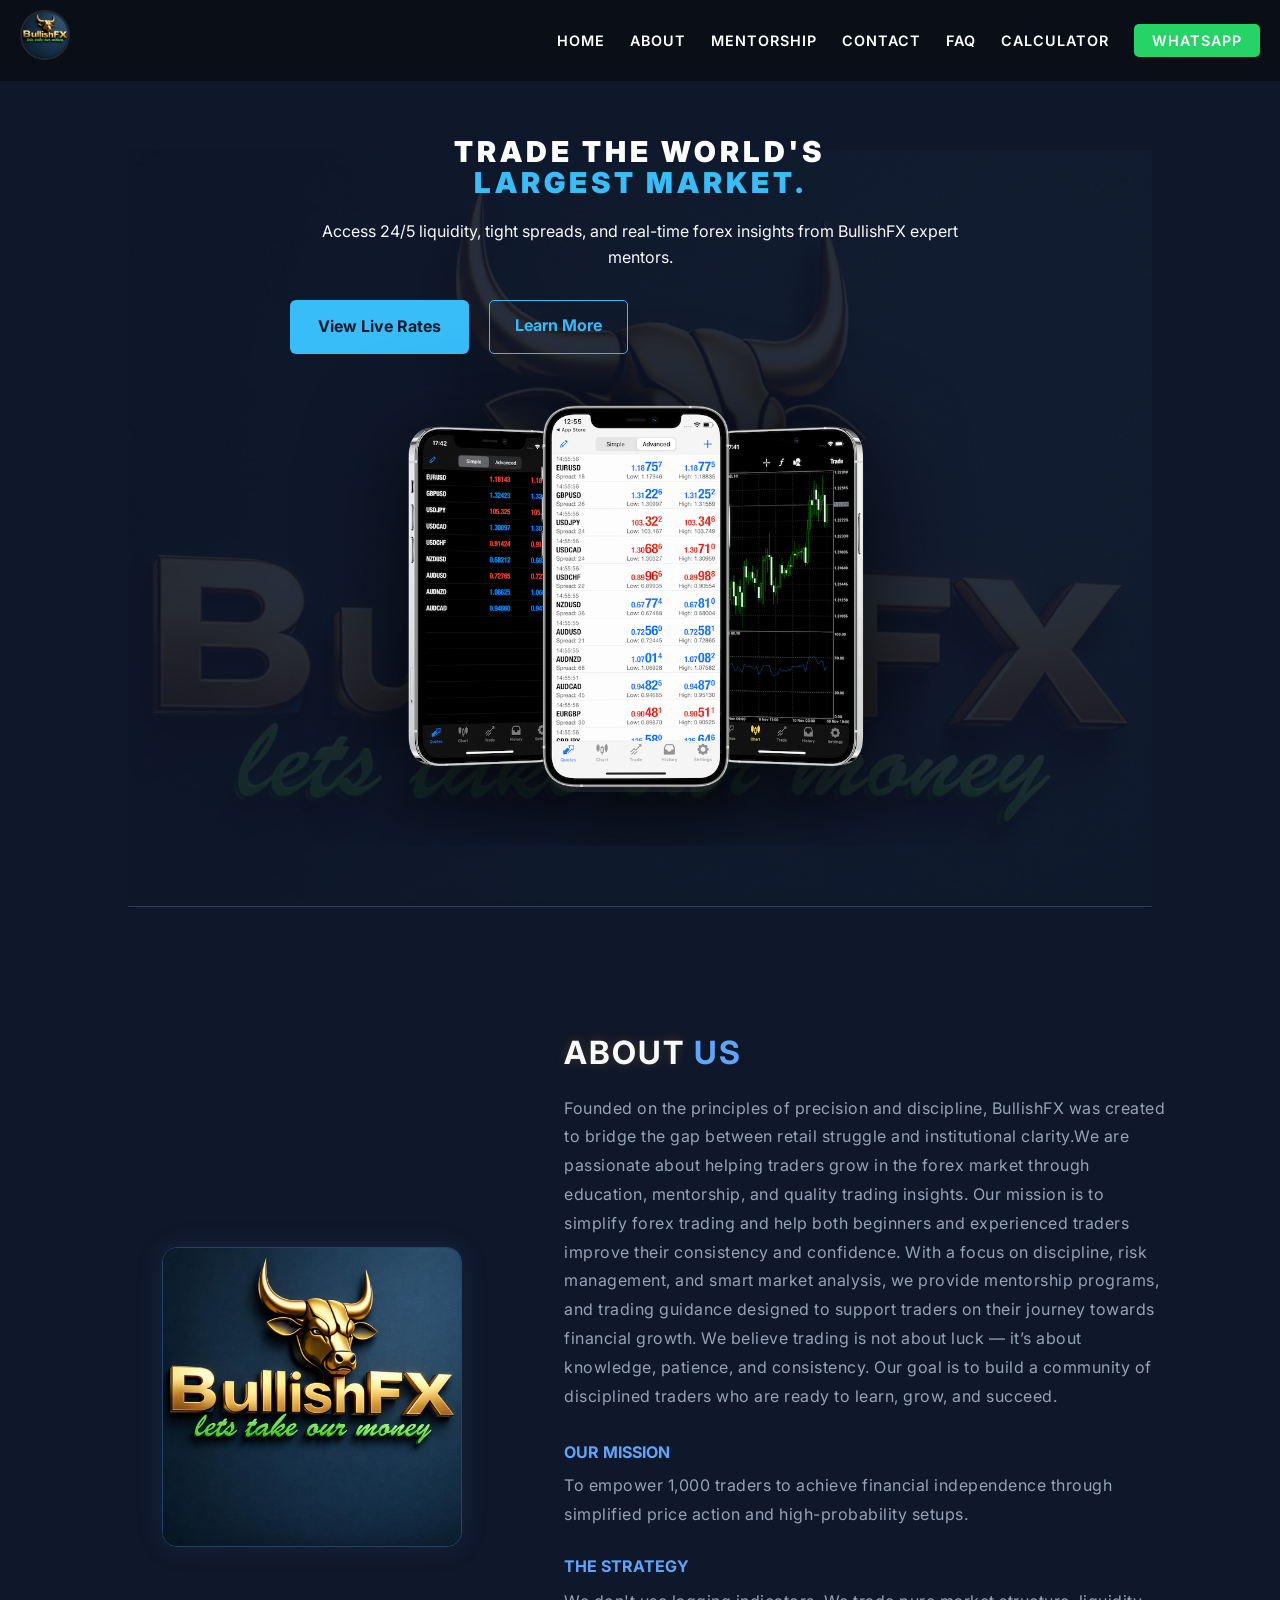
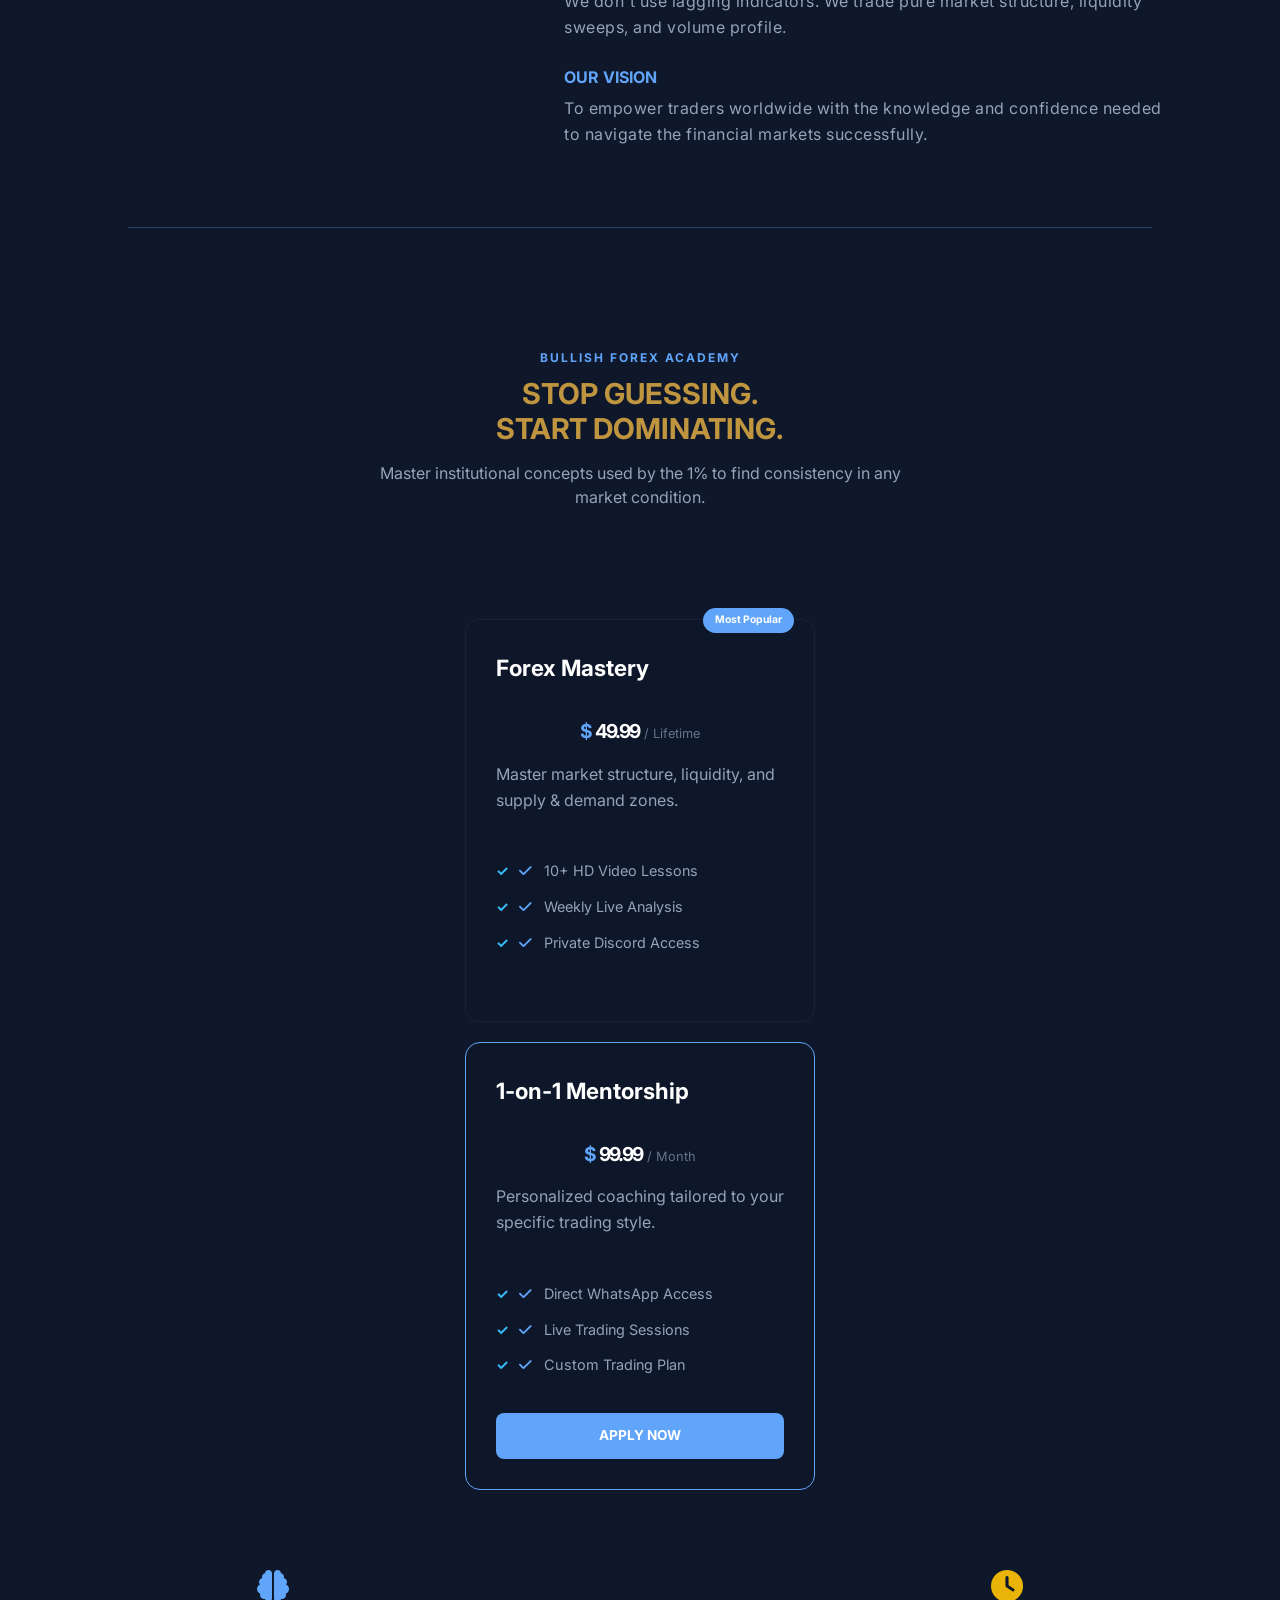
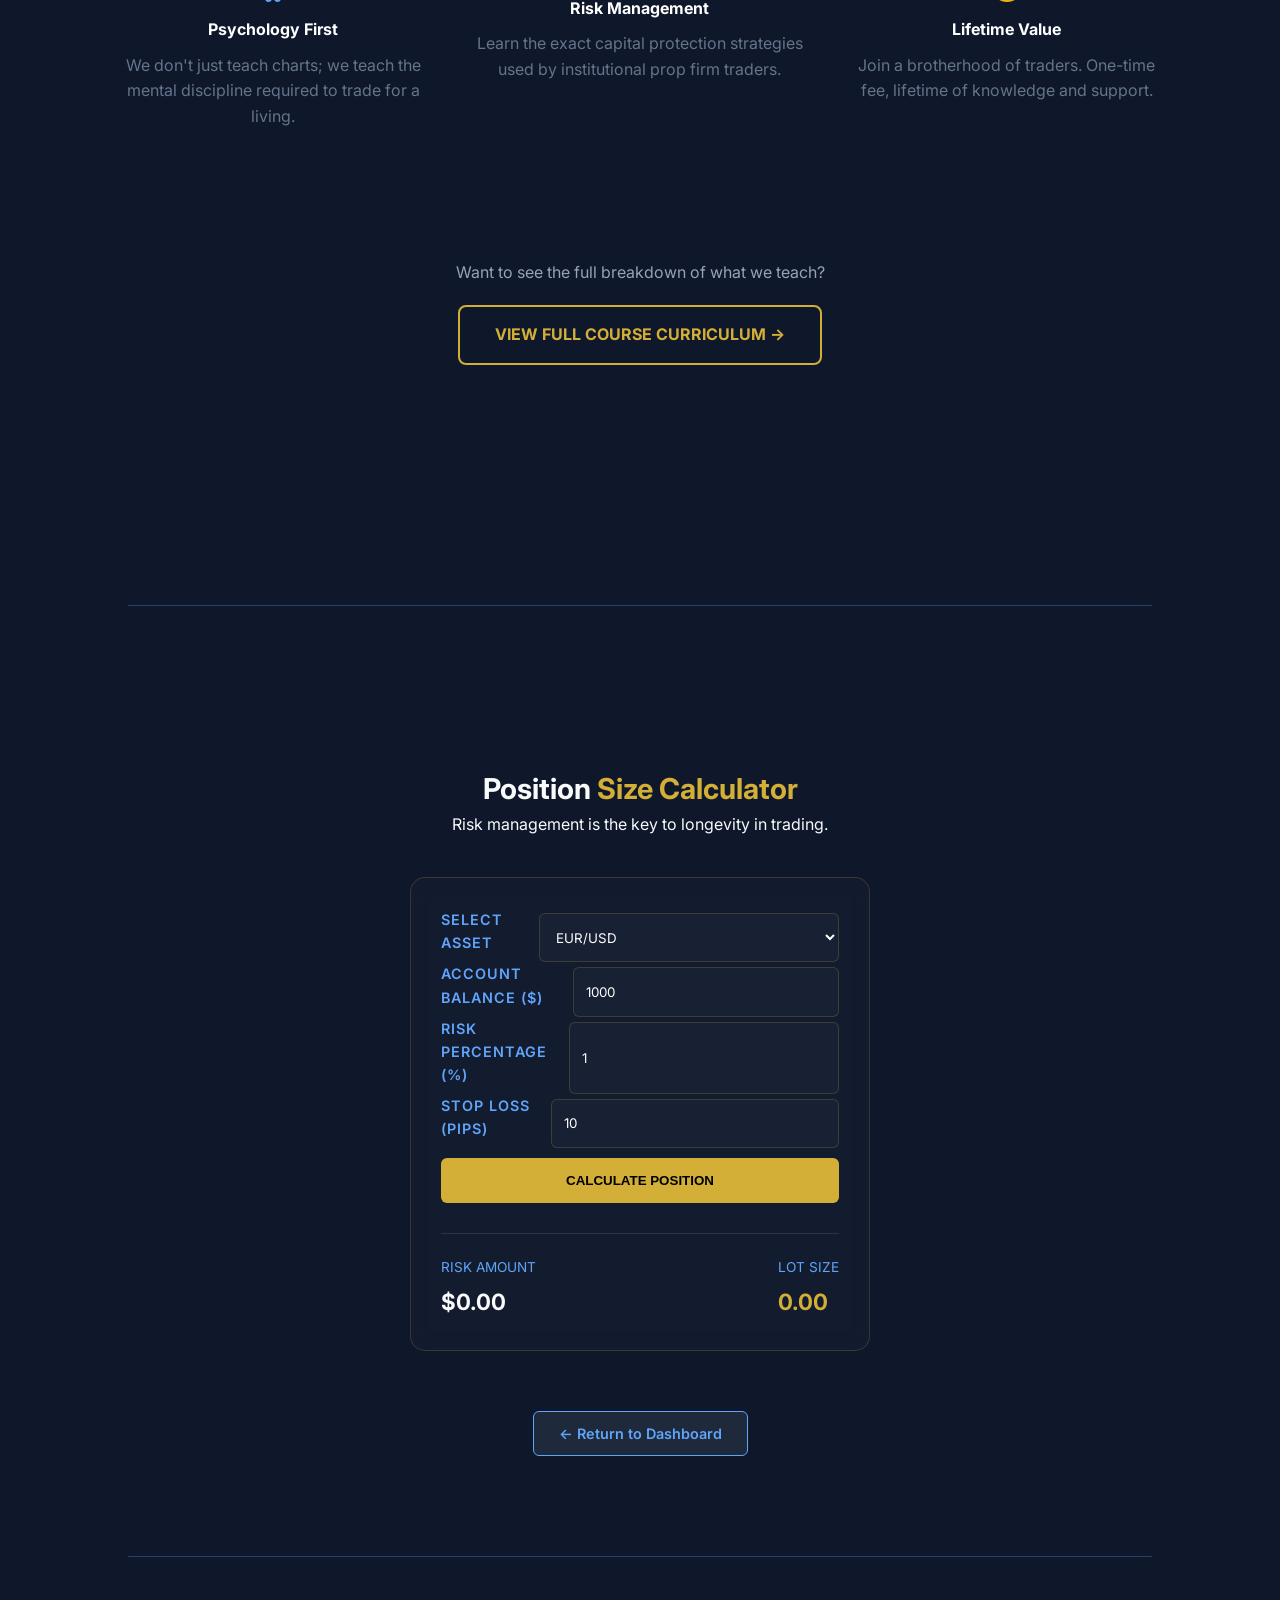
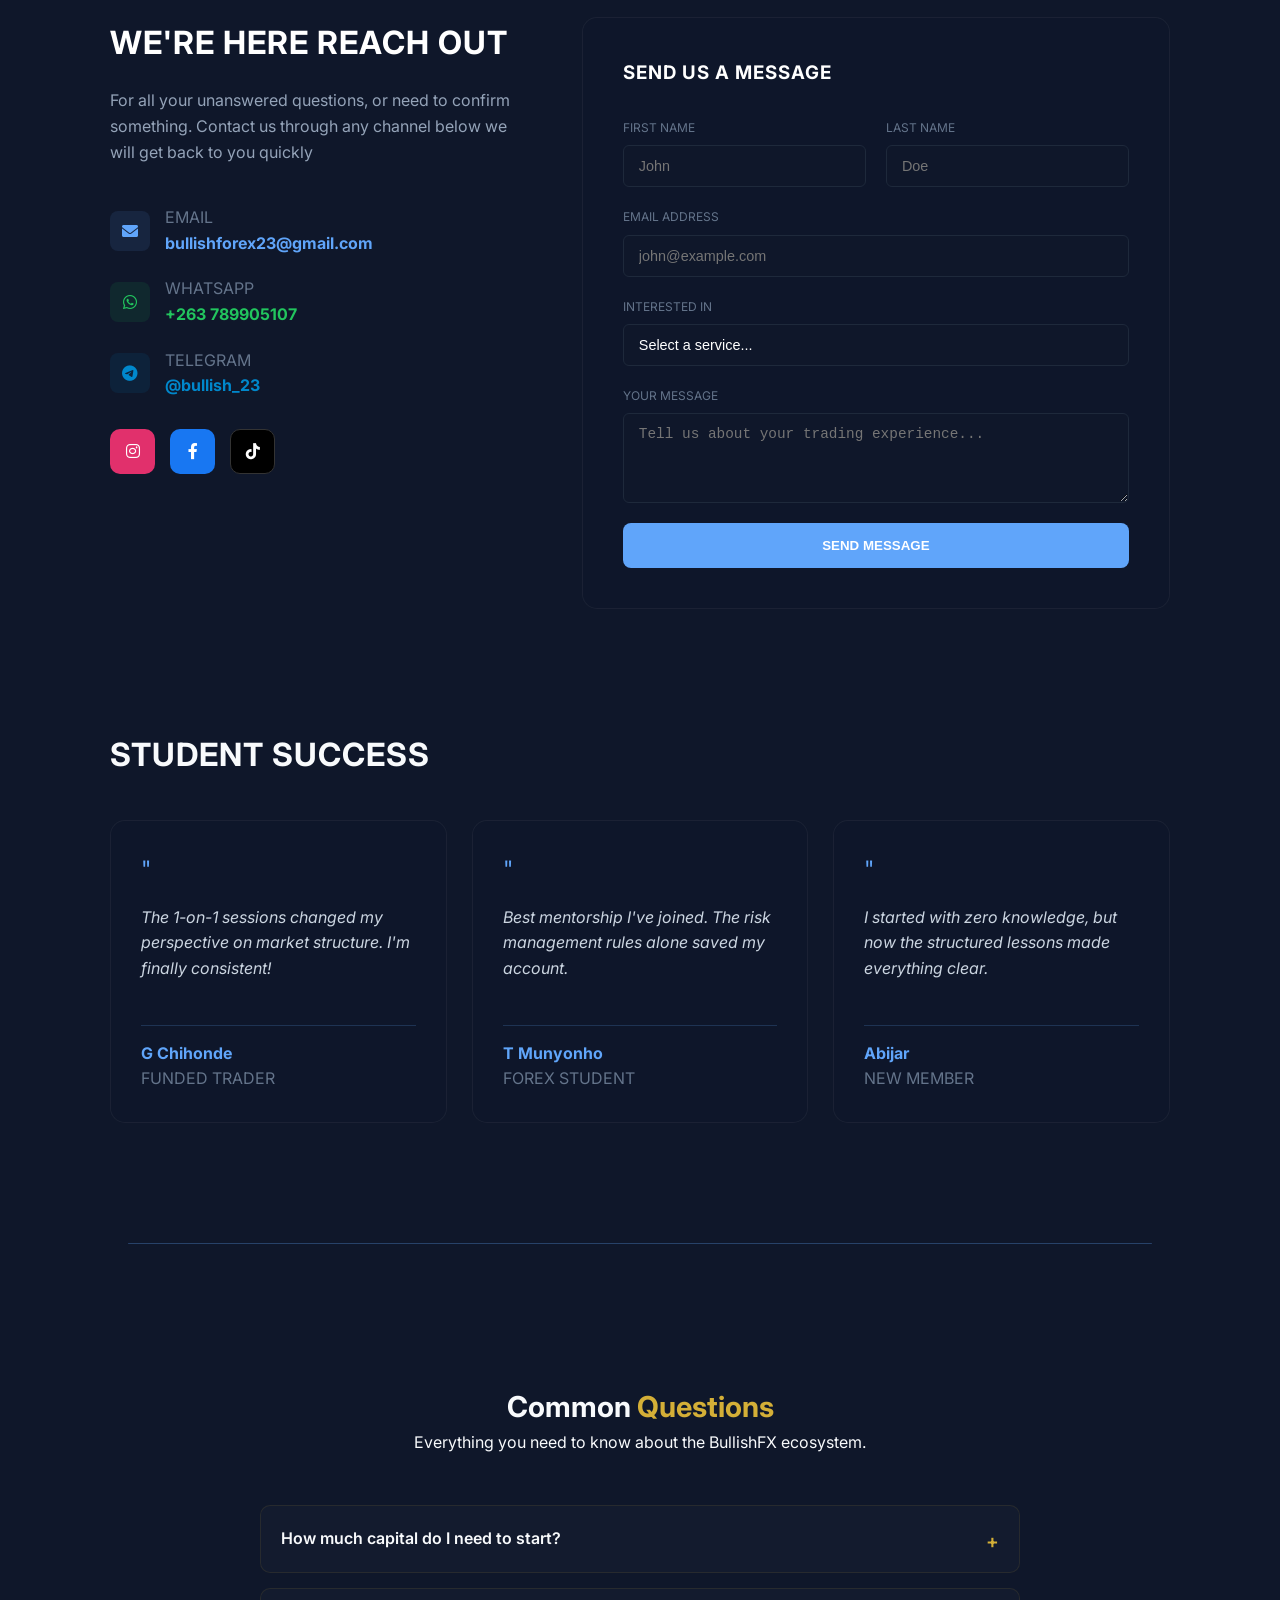
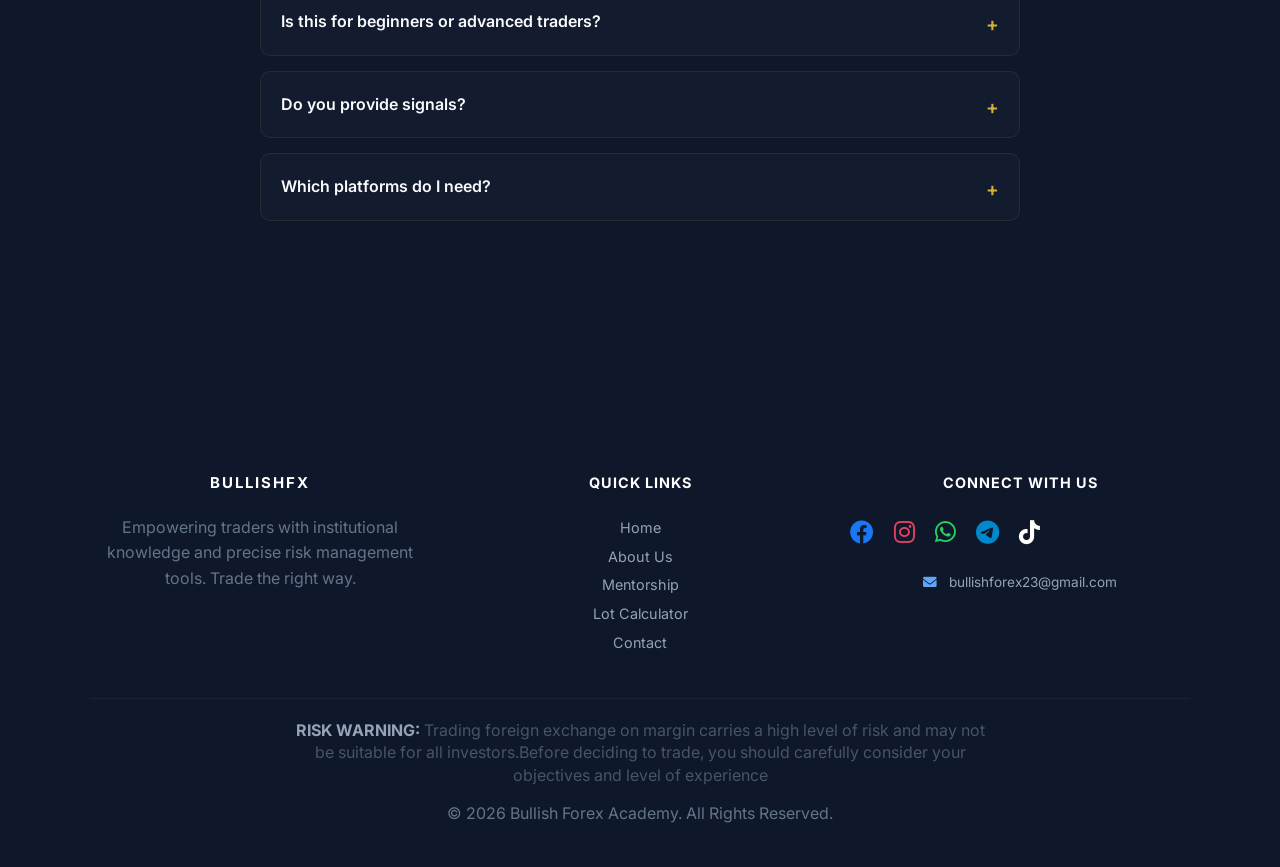
<file: index.html>
<!DOCTYPE html>
<html lang="en">
<head>
    <meta charset="UTF-8">
    <meta name="viewport" content="width=device-width, initial-scale=1.0">
    <title>Bullish Forex Academy | forex training hub</title>
    <link rel="stylesheet" href="style.css?v=99">
    <link href="https://fonts.googleapis.com/css2?family=Inter:wght@400;700&display=swap" rel="stylesheet">
    <link rel="stylesheet" href="https://cdnjs.cloudflare.com/ajax/libs/font-awesome/6.0.0/css/all.min.css">
    <link rel="apple-touch-icon" sizes="180x180" href="/apple-touch-icon.png">
    <link rel="icon" type="image/png" sizes="32x32" href="/favicon-32x32.png">
    <link rel="icon" type="image/png" sizes="16x16" href="/favicon-16x16.png">
    <link rel="manifest" href="/site.webmanifest">
    <meta property="og:site_name" content="Bullish Forex Academy">
<meta property="og:title" content="Bullish Forex Academy">
  
    
<script type="application/ld+json">
{
  "@context": "https://schema.org",
  "@type": "WebSite",
  "name": "Bullish Forex Academy",
  "url": "https://www.bullishfxacademy.com/"
}
</script>
<meta property="og:site_name" content="Bullish Forex Academy">
<meta property="og:title" content="Bullish Forex Academy">
<style>
    header, nav, .container, nav.container {
        border: none !important;
        border-bottom: 0px solid transparent !important;
        box-shadow: none !important;
        outline: none !important;
    }
</style>
</head>
<body class="home-page">
    <!-- TradingView Widget stays at the very top -->
    <div class="tradingview-widget-container">
        <div class="tradingview-widget-container__widget"></div>
        <script type="text/javascript" src="https://s3.tradingview.com/external-embedding/embed-widget-ticker-tape.js" async>
        {
            "symbols": [
                { "proName": "FX_IDC:EURUSD", "title": "EUR/USD" },
                { "proName": "FX_IDC:GBPUSD", "title": "GBP/USD" },
                { "proName": "FX_IDC:USDJPY", "title": "USD/JPY" },
                { "proName": "FX_IDC:XAUUSD", "title": "Gold" },
                { "proName": "BITSTAMP:BTCUSD", "title": "Bitcoin" }
            ],
            "showSymbolLogo": true,
            "colorTheme": "dark",
            "isTransparent": false,
            "displayMode": "adaptive",
            "locale": "en"
        }
        </script>
    </div>

    <!-- CLEANED HEADER STARTS HERE -->
    <header class="main-header">
        <nav class="nav-container">
            <div class="logo">
                <a href="index.html"><img src="logo.png" alt="BullishFX Logo" class="main-logo"></a>
            </div>

            <!-- This is your hamburger icon -->
            <div class="menu-toggle" id="mobile-menu">
                <span class="bar"></span>
                <span class="bar"></span>
                <span class="bar"></span>
            </div>

            <!-- The links -->
            <ul class="nav-links" id="nav-menu">
                <li><a href="#home">Home</a></li>
                <li><a href="about.html">About</a></li>
                <li><a href="mentorship.html">Mentorship</a></li>
                <li><a href="contact.html">Contact</a></li>
                <li><a href="faq.html">FAQ</a></li>
                <li><a href="calculator.html">Calculator</a></li>
                <li><a href="https://wa.me/263789905107" class="btn-whatsapp">WhatsApp</a></li>
            </ul>
        </nav>
    </header>

    <main>
        <!-- Your main content starts here after the header -->
    </main>

   <section class="hero-home">
    <div class="hero-container">
        <h1>Trade the World's <br><span class="highlight">Largest Market.</span></h1>
        <p>Access 24/5 liquidity, tight spreads, and real-time forex insights from BullishFX expert mentors.</p>
        
        <div class="hero-actions">
            <a href="markets.html" class="btn-main">View Live Rates</a>
            <a href="mentorship.html" class="btn-outline">Learn More</a>
        </div>

<div class="hero-mockup">
    <img src="hero-device.png" alt="Trading Dashboard" class="device-img">
</div>
 
    </div>
</section>
    <main>
    <section id="markets" class="content-section">
<div class="page-divider"></div>
    
</section>  <!DOCTYPE html>
<html lang="en">
<head>
    <meta charset="UTF-8">
    <meta name="viewport" content="width=device-width, initial-scale=1.0">
    <title>About | Bullish Forex Academy</title>
    <link rel="stylesheet" href="style.css">
    <link href="https://fonts.googleapis.com/css2?family=Inter:wght@400;700&display=swap" rel="stylesheet">
</head>
<body>

     <header>

</header>


<section id="about" class="content-section">
    <div class="container" style="display: flex; align-items: center; gap: 50px; flex-wrap: wrap; text-align: left;">
        
       <div style="flex: 1; min-width: 300px; display: flex; justify-content: center;">
    <img src="logo.png" alt="BullishFX Logo" class="about-image">
</div>

        <div style="flex: 1.5; min-width: 300px;">
            <h2 style="font-size: 2.5rem; text-transform: uppercase; letter-spacing: 2px;">
    <span class="gold-text" style="filter: drop-shadow(0 0 5px rgba(170, 119, 28, 0.3));">About</span> 
    <span style="color: #60a5fa;">Us</span>
</h2>
            <p style="font-size: 0.9rem; color: #94a3b8;">Founded on the principles of precision and discipline, BullishFX was created to bridge the gap between retail struggle and institutional clarity.We are passionate about helping traders grow in the forex market through education, mentorship, and quality trading insights. Our mission is to simplify forex trading and help both beginners and experienced traders improve their consistency and confidence.

With a focus on discipline, risk management, and smart market analysis, we provide mentorship programs, and trading guidance designed to support traders on their journey towards financial growth.

We believe trading is not about luck — it’s about knowledge, patience, and consistency. Our goal is to build a community of disciplined traders who are ready to learn, grow, and succeed.</p>
            
            <div style="margin-top: 30px;">
                <h4 style="color: #60a5fa; margin-bottom: 5px;">OUR MISSION</h4>
                <p style="font-size: 0.9rem; color: #94a3b8;">To empower 1,000 traders to achieve financial independence through simplified price action and high-probability setups.</p>
            </div>

            <div style="margin-top: 25px;">
                <h4 style="color: #60a5fa; margin-bottom: 10px;">THE STRATEGY</h4>
                <p style="font-size: 0.9rem; color: #94a3b8; line-height: 1.6">We don't use lagging indicators. We trade pure market structure, liquidity sweeps, and volume profile.</p>
            </div>
       <div style="margin-top: 25px;">
           <h4 style="color: #60a5fa; margin-bottom: 5px;">OUR VISION</h4>
           <p style="font-size: 0.9rem; color: #94a3b8; line-height: 1.6">
        To empower traders worldwide with the knowledge and confidence needed to navigate the financial markets successfully.
    </p>
</div>
        </div>

    </div>
 
<script src="script.js"></script>
</body>
</html>
        </section>
<div class="page-divider"></div>
  <section id="mentorship" class="content-section">
       <!DOCTYPE html>
<html lang="en">
<head>
    <meta charset="UTF-8">
    <meta name="viewport" content="width=device-width, initial-scale=1.0">
    <title>Mentorship | Bullish Forex Academy</title>
    <link rel="stylesheet" href="style.css">
</head>
<body>
<body class="dark-theme">

  <section class="mentorship-hero" style="padding: 60px 20px 40px 20px; text-align: center;">
    <div style="max-width: 800px; margin: 0 auto;">
        <span style="color: #60a5fa; text-transform: uppercase; letter-spacing: 2px; font-weight: bold; font-size: 0.75rem; display: block; margin-bottom: 10px;">Bullish Forex Academy</span>
        <h1 style="font-size: 1.9rem; color: #bf953f; margin-bottom: 15px; line-height: 1.2; text-transform: uppercase;">
            Stop Guessing. <br><span class="gold-text">Start Dominating.</span>
        </h1>
        <p style="color: #94a3b8; font-size: 1rem; line-height: 1.5; max-width: 550px; margin: 0 auto;">
            Master institutional concepts used by the 1% to find consistency in any market condition.
        </p>
    </div>
</section>

   <div class="course-grid" style="display: flex; justify-content: center; gap: 20px; flex-wrap: wrap; padding: 20px;">
    
    <div class="course-card" style="background: rgba(15, 23, 42, 0.5); border: 1px solid rgba(255,255,255,0.05); padding: 30px; border-radius: 15px; width: 300px; position: relative;">
        <div class="course-badge" style="position: absolute; top: -12px; right: 20px; background: #60a5fa; color: #fff; padding: 4px 12px; border-radius: 15px; font-size: 0.65rem; font-weight: bold;">Most Popular</div>
        <h3 style="color: #fff; font-size: 1.4rem; margin-bottom: 10px;">Forex Mastery</h3>
        
        <div class="price-container" style="margin-bottom: 15px;">
            <span class="currency" style="color: #60a5fa; font-size: 1.2rem;">$</span>
            <span class="price" style="color: #fff; font-size: 1.2rem; font-weight: bold;">49.99</span>
            <span class="duration" style="color: #64748b; font-size: 0.8rem;">/ Lifetime</span>
        </div>

        <p style="color: #94a3b8; font-size: 0.9rem; margin-bottom: 20px;">Master market structure, liquidity, and supply & demand zones.</p>
        <ul class="course-features" style="list-style: none; padding: 0; color: #cbd5e1; line-height: 1.8; font-size: 0.9rem;">
            <li><i class="fas fa-check" style="color: #60a5fa; margin-right: 8px;"></i> 10+ HD Video Lessons</li>
            <li><i class="fas fa-check" style="color: #60a5fa; margin-right: 8px;"></i> Weekly Live Analysis</li>
            <li><i class="fas fa-check" style="color: #60a5fa; margin-right: 8px;"></i> Private Discord Access</li>
        </ul>
    </div>

    <div class="course-card elite" style="background: rgba(15, 23, 42, 0.5); border: 1px solid #60a5fa; padding: 30px; border-radius: 15px; width: 300px;">
        <h3 style="color: #fff; font-size: 1.4rem; margin-bottom: 10px;">1-on-1 Mentorship</h3>
        
        <div class="price-container" style="margin-bottom: 15px;">
            <span class="currency" style="color: #60a5fa; font-size: 1.2rem;">$</span>
            <span class="price" style="color: #fff; font-size: 1.2rem; font-weight: bold;">99.99</span>
            <span class="duration" style="color: #64748b; font-size: 0.8rem;">/ Month</span>
        </div>

        <p style="color: #94a3b8; font-size: 0.9rem; margin-bottom: 20px;">Personalized coaching tailored to your specific trading style.</p>
        <ul class="course-features" style="list-style: none; padding: 0; color: #cbd5e1; line-height: 1.8; font-size: 0.9rem; margin-bottom: 25px;">
            <li><i class="fas fa-check" style="color: #60a5fa; margin-right: 8px;"></i> Direct WhatsApp Access</li>
            <li><i class="fas fa-check" style="color: #60a5fa; margin-right: 8px;"></i> Live Trading Sessions</li>
            <li><i class="fas fa-check" style="color: #60a5fa; margin-right: 8px;"></i> Custom Trading Plan</li>
        </ul>
        <a href="https://wa.me/263789905107" class="btn-solid" style="display: block; text-align: center; background: #60a5fa; color: #fff; padding: 12px; border-radius: 8px; text-decoration: none; font-weight: bold; font-size: 0.85rem; text-transform: uppercase;">Apply Now</a>
    </div>
</div>

    <section style="padding: 60px 20px; max-width: 1100px; margin: 0 auto;">
        <div style="display: grid; grid-template-columns: repeat(auto-fit, minmax(280px, 1fr)); gap: 40px; text-align: center;">
            <div>
                <i class="fas fa-brain" style="font-size: 2rem; color: #60a5fa; margin-bottom: 15px;"></i>
                <h4 style="color: #fff; margin-bottom: 10px;">Psychology First</h4>
                <p style="color: #64748b; font-size: 0.9rem;">We don't just teach charts; we teach the mental discipline required to trade for a living.</p>
            </div>
            <div>
                <i class="fas fa-shield-halved" style="font-size: 2rem; color: #22c55e; margin-bottom: 15px;"></i>
                <h4 style="color: #fff; margin-bottom: 10px;">Risk Management</h4>
                <p style="color: #64748b; font-size: 0.9rem;">Learn the exact capital protection strategies used by institutional prop firm traders.</p>
            </div>
            <div>
                <i class="fas fa-clock" style="font-size: 2rem; color: #eab308; margin-bottom: 15px;"></i>
                <h4 style="color: #fff; margin-bottom: 10px;">Lifetime Value</h4>
                <p style="color: #64748b; font-size: 0.9rem;">Join a brotherhood of traders. One-time fee, lifetime of knowledge and support.</p>
            </div>
        </div>
    </section>

</body>

        <div class="curriculum-footer">
            <p>Want to see the full breakdown of what we teach?</p>
            <a href="curriculum.html" class="curriculum-link">View Full Course Curriculum →</a>
        </div>
</div>
    </div>
<script src="script.js"></script>
</body>
</html>
        </section>
<div class="page-divider"></div>

    <section id="calculator" class="content-section">
    <!DOCTYPE html>
<html lang="en">
<head>
    <meta charset="UTF-8">
    <meta name="viewport" content="width=device-width, initial-scale=1.0">
    <title>Position Size Calculator | BullishFX</title>
    <link rel="stylesheet" href="style.css?v=1.3">
    <link href="https://fonts.googleapis.com/css2?family=Inter:wght@400;600;700&display=swap" rel="stylesheet">
</head>
<body class="dark-theme">

    <main class="calc-container">
        <div class="calc-header">
            <h1>Position <span class="highlight-gold">Size Calculator</span></h1>
            <p>Risk management is the key to longevity in trading.</p>
        </div>

        <div class="calc-box">
         <div class="input-group">
    <label>Select Asset</label>
    <select id="instrument" class="calc-input">
        <optgroup label="Forex Majors">
            <option value="10">EUR/USD</option>
            <option value="10">GBP/USD</option>
            <option value="10">AUD/USD</option>
            <option value="10">NZD/USD</option>
        </optgroup>
        
        <optgroup label="JPY Pairs">
            <option value="10">USD/JPY</option>
            <option value="10">GBP/JPY</option>
            <option value="10">EUR/JPY</option>
        </optgroup>

        <optgroup label="Other Assets">
            <option value="1">Gold (XAU/USD)</option>
            <option value="0.1">US30 / NAS100 (Indices)</option>
            <option value="10">US Oil (WTI)</option>
        </optgroup>
    </select>
</div>
        

            <div class="input-group">
                <label>Account Balance ($)</label>
                <input type="number" id="balance" class="calc-input" placeholder="e.g. 10000" value="1000">
            </div>

            <div class="input-group">
                <label>Risk Percentage (%)</label>
                <input type="number" id="risk" class="calc-input" placeholder="e.g. 1" value="1">
            </div>

            <div class="input-group">
                <label>Stop Loss (Pips)</label>
                <input type="number" id="stoploss" class="calc-input" placeholder="e.g. 15" value="10">
            </div>

            <button onclick="calculateLot()" class="calc-btn">
    Calculate Position
</button>

            <div class="result-display">
                <div class="result-item">
                    <span>Risk Amount</span>
                    <h3 id="risk-amount">$0.00</h3>
                </div>
                <div class="result-item">
                    <span>Lot Size</span>
                    <h3 id="lot-result" class="highlight-gold">0.00</h3>
                </div>
            </div>
        </div>
        
   <div style="text-align: center; margin-top: 30px;">
    <a href="index.html" class="return-link">← Return to Dashboard</a>
</div>
    </main>

  <script src="script.js"></script>

</body>
</html>
<div class="page-divider"></div>
<section id="contact" class="content-section" style="padding: 80px 0 20px 0; background: #0a0e17;">
    <div class="container" style="max-width: 1100px; margin: 0 auto; display: flex; gap: 50px; flex-wrap: wrap; justify-content: space-between;">
        
        <div style="flex: 1; min-width: 320px; text-align: left;">
            <h2 style="font-size: 2.2rem; color: #fff; text-transform: uppercase; margin-bottom: 20px;">WE'RE HERE<span class="gold-text"> REACH OUT</span></h2>
            <p style="color: #94a3b8; line-height: 1.6; margin-bottom: 40px;">For all your unanswered questions, or need to confirm something. Contact us through any channel below we will get back to you quickly </p>

            <div style="display: flex; flex-direction: column; gap: 20px;">
                <a href="mailto:bullishforex23@gmail.com" style="text-decoration: none; display: flex; align-items: center; gap: 15px;">
                    <div style="background: rgba(96, 165, 250, 0.1); width: 40px; height: 40px; display: flex; align-items: center; justify-content: center; border-radius: 8px; color: #60a5fa;">
                        <i class="fas fa-envelope"></i>
                    </div>
                    <div>
                        <p style="font-size: 0.7rem; color: #64748b; text-transform: uppercase; margin: 0;">Email</p>
                        <p style="margin: 0; color: #60a5fa; font-weight: bold;">bullishforex23@gmail.com</p>
                    </div>
                </a>

                <a href="https://wa.me/263789905107" target="_blank" style="text-decoration: none; display: flex; align-items: center; gap: 15px;">
                    <div style="background: rgba(34, 197, 94, 0.1); width: 40px; height: 40px; display: flex; align-items: center; justify-content: center; border-radius: 8px; color: #22c55e;">
                        <i class="fab fa-whatsapp"></i>
                    </div>
                    <div>
                        <p style="font-size: 0.7rem; color: #64748b; text-transform: uppercase; margin: 0;">WhatsApp</p>
                        <p style="margin: 0; color: #22c55e; font-weight: bold;">+263 789905107</p>
                    </div>
                </a>

                <a href="https://t.me/bullish_23" target="_blank" style="text-decoration: none; display: flex; align-items: center; gap: 15px;">
                    <div style="background: rgba(0, 136, 204, 0.1); width: 40px; height: 40px; display: flex; align-items: center; justify-content: center; border-radius: 8px; color: #0088cc;">
                        <i class="fab fa-telegram"></i>
                    </div>
                    <div>
                        <p style="font-size: 0.7rem; color: #64748b; text-transform: uppercase; margin: 0;">Telegram</p>
                        <p style="margin: 0; color: #0088cc; font-weight: bold;">@bullish_23</p>
                    </div>
                </a>
            </div>

            <div style="display: flex; gap: 15px; margin-top: 30px;">
                <a href="https://instagram.com/bullish_forex" target="_blank" style="background: #e1306c; color: #fff; width: 45px; height: 45px; border-radius: 10px; display: flex; align-items: center; justify-content: center; text-decoration: none; transition: 0.3s;">
                    <i class="fab fa-instagram"></i>
                </a>
                <a href="https://facebook.com/Bullish Forex Academy" target="_blank" style="background: #1877f2; color: #fff; width: 45px; height: 45px; border-radius: 10px; display: flex; align-items: center; justify-content: center; text-decoration: none; transition: 0.3s;">
                    <i class="fab fa-facebook-f"></i>
                </a>
                <a href="https://tiktok.com/@sir_bullish23" target="_blank" style="background: #000; color: #fff; width: 45px; height: 45px; border-radius: 10px; border: 1px solid #333; display: flex; align-items: center; justify-content: center; text-decoration: none; transition: 0.3s;">
                    <i class="fab fa-tiktok"></i>
                </a>
            </div>
        </div> 
        <div style="flex: 1.2; min-width: 320px; background: rgba(15, 23, 42, 0.5); padding: 40px; border-radius: 15px; border: 1px solid rgba(255, 255, 255, 0.05);">
            <h3 style="color: #fff; margin-bottom: 30px; text-transform: uppercase; letter-spacing: 1px;">Send Us a <span class="gold-text">Message</span></h3>
            
            <!-- 1. Updated Form Tag with your unique Formspree ID -->
<form action="https://formspree.io/f/xbdqnjer" method="POST" id="contact-form" style="display: grid; grid-template-columns: 1fr 1fr; gap: 20px;">
    
    <div style="display: flex; flex-direction: column; gap: 8px;">
        <label style="font-size: 0.75rem; color: #64748b; text-transform: uppercase;">First Name</label>
        <!-- Added name="first_name" -->
        <input type="text" name="first_name" placeholder="John" class="contact-input" required>
    </div>

    <div style="display: flex; flex-direction: column; gap: 8px;">
        <label style="font-size: 0.75rem; color: #64748b; text-transform: uppercase;">Last Name</label>
        <!-- Added name="last_name" -->
        <input type="text" name="last_name" placeholder="Doe" class="contact-input" required>
    </div>

    <div style="grid-column: span 2; display: flex; flex-direction: column; gap: 8px;">
        <label style="font-size: 0.75rem; color: #64748b; text-transform: uppercase;">Email Address</label>
        <!-- Added name="email" -->
        <input type="email" name="email" placeholder="john@example.com" class="contact-input" required>
    </div>

    <div style="grid-column: span 2; display: flex; flex-direction: column; gap: 8px;">
        <label style="font-size: 0.75rem; color: #64748b; text-transform: uppercase;">Interested In</label>
        <!-- Added name="service" -->
        <select name="service" class="contact-input">
            <option disabled selected>Select a service...</option>
            <option>Mentorship Program</option>
            <option>Market Analysis</option>
            <option>1-on-1 coaching</option>
            <option>Prop firm Assistance</option>
            <option>Advanced Strategy class</option>
        </select>
    </div>

    <div style="grid-column: span 2; display: flex; flex-direction: column; gap: 8px;">
        <label style="font-size: 0.75rem; color: #64748b; text-transform: uppercase;">Your Message</label>
        <!-- Added name="message" -->
        <textarea name="message" placeholder="Tell us about your trading experience..." rows="4" class="contact-input" style="width: 100%;"></textarea>
    </div>

    <button type="submit" style="grid-column: span 2; background: #60a5fa; color: #fff; padding: 15px; border-radius: 8px; border: none; font-weight: bold; text-transform: uppercase; cursor: pointer;">Send Message</button>

    <!-- 2. Success Message Placeholder (hidden by default) -->
    <!-- This is now styled to look like a pop-up toast -->
<div id="form-status" style="display:none; position: fixed; top: 20px; right: 20px; background: #60a5fa; color: white; padding: 15px 25px; border-radius: 8px; box-shadow: 0 4px 12px rgba(0,0,0,0.1); z-index: 1000; font-weight: bold;">
   ✔ Message Sent Successfully!
</div>
</form>

<!-- 3. JavaScript to handle the submission without leaving the page -->
<script>
  var form = document.getElementById("contact-form");
  
  async function handleSubmit(event) {
    event.preventDefault();
    var status = document.getElementById("form-status");
    var data = new FormData(event.target);
    
    fetch(event.target.action, {
      method: form.method,
      body: data,
      headers: {
          'Accept': 'application/json'
      }
    }).then(response => {
      if (response.ok) {
        // 1. Show the success message
        status.style.display = "block";
        
        // 2. Clear the inputs so the client can see it's ready for a new message
        form.reset();

        // 3. Optional: Hide the success message after 4 seconds
        setTimeout(() => {
          status.style.display = "none";
        }, 4000);

      } else {
        alert("Oops! There was a problem sending your message.");
      }
    });
  }
  
  form.addEventListener("submit", handleSubmit);
</script>
        </div>
        </div>
</section>
        <section id="testimonials" class="content-section" style="padding: 20px 0 80px 0; margin-top: -40px;">
    <div class="container">
        <h2 style="margin-bottom: 40px; text-transform: uppercase;">Student <span class="gold-text">Success</span></h2>
        
        <div style="display: grid; grid-template-columns: repeat(auto-fit, minmax(300px, 1fr)); gap: 25px; max-width: 1100px; margin: 0 auto;">
            
            <div class="testimonial-card">
                <div style="color: #60a5fa; font-size: 1.5rem; margin-bottom: 15px;">"</div>
                <p style="font-style: italic; font-size: 0.95rem; color: #cbd5e1; min-height: 80px;">
                    The 1-on-1 sessions changed my perspective on market structure. I'm finally consistent!
                </p>
                <div style="margin-top: 20px; border-top: 1px solid rgba(96, 165, 250, 0.2); padding-top: 15px;">
                    <h4 style="color: #60a5fa; margin: 0; font-size: 1rem;">G Chihonde</h4>
                    <p style="font-size: 0.75rem; color: #64748b; margin: 0; text-transform: uppercase;">Funded Trader</p>
                </div>
            </div>

            <div class="testimonial-card">
                <div style="color: #60a5fa; font-size: 1.5rem; margin-bottom: 15px;">"</div>
                <p style="font-style: italic; font-size: 0.95rem; color: #cbd5e1; min-height: 80px;">
                    Best mentorship I've joined. The risk management rules alone saved my account.
                </p>
                <div style="margin-top: 20px; border-top: 1px solid rgba(96, 165, 250, 0.2); padding-top: 15px;">
                    <h4 style="color: #60a5fa; margin: 0; font-size: 1rem;">T Munyonho</h4>
                    <p style="font-size: 0.75rem; color: #64748b; margin: 0; text-transform: uppercase;">Forex Student</p>
                </div>
            </div>

            <div class="testimonial-card">
                <div style="color: #60a5fa; font-size: 1.5rem; margin-bottom: 15px;">"</div>
                <p style="font-style: italic; font-size: 0.95rem; color: #cbd5e1; min-height: 80px;">
                    I started with zero knowledge, but now the structured lessons made everything clear.
                </p>
                <div style="margin-top: 20px; border-top: 1px solid rgba(96, 165, 250, 0.2); padding-top: 15px;">
                    <h4 style="color: #60a5fa; margin: 0; font-size: 1rem;">Abijar</h4>
                    <p style="font-size: 0.75rem; color: #64748b; margin: 0; text-transform: uppercase;">New Member</p>
                </div>
            </div>

        </div>
    </div>
</section>
</section>
<script src="script.js"></script>
</body>
</html>
        </section>
<div class="page-divider"></div>

<section id="faq" class="content-section">
  <!DOCTYPE html>
<html lang="en">
<head>
    <meta charset="UTF-8">
    <meta name="viewport" content="width=device-width, initial-scale=1.0">
    <title>FAQ | Bullish Forex Academy</title>
    <link rel="stylesheet" href="style.css?v=1.4">
    <link href="https://fonts.googleapis.com/css2?family=Inter:wght@400;600;700&display=swap" rel="stylesheet">
</head>
<body class="dark-theme">

  

    <main class="faq-container">
        <header class="faq-header">
            <h1>Common <span class="highlight-gold">Questions</span></h1>
            <p>Everything you need to know about the BullishFX ecosystem.</p>
        </header>

        <section class="accordion">
            <div class="accordion-item">
                <input type="checkbox" id="faq1" class="accordion-input">
                <label for="faq1" class="accordion-label">How much capital do I need to start?</label>
                <div class="accordion-content">
                    <p>You can start learning with any amount. For live trading, we recommend a minimum of $200-$500 to practice proper risk management, or using a prop firm challenge.</p>
                </div>
            </div>

            <div class="accordion-item">
                <input type="checkbox" id="faq2" class="accordion-input">
                <label for="faq2" class="accordion-label">Is this for beginners or advanced traders?</label>
                <div class="accordion-content">
                    <p>Our curriculum is designed to take a complete beginner to a professional level using Smart Money Concepts (SMC) and institutional price action.</p>
                </div>
            </div>

            <div class="accordion-item">
                <input type="checkbox" id="faq3" class="accordion-input">
                <label for="faq3" class="accordion-label">Do you provide signals?</label>
                <div class="accordion-content">
                    <p>We focus on **education**, not signals. We teach you how to fish so you can be independent for the rest of your life, though we do share weekly market breakdowns.</p>
                </div>
            </div>

            <div class="accordion-item">
                <input type="checkbox" id="faq4" class="accordion-input">
                <label for="faq4" class="accordion-label">Which platforms do I need?</label>
                <div class="accordion-content">
                    <p>We primarily use TradingView for analysis and MetaTrader 4 or 5 for executing trades.</p>
                </div>
            </div>
        </section>
    </main>

</body>
</html>
       </section>
</main>

    <script src="script.js"></script>
<footer style="background: #0a0e17; padding: 60px 20px 20px 20px; border-top: 1px solid rgba(255, 255, 255, 0.05); margin-top: 50px;">
    <div style="max-width: 1100px; margin: 0 auto; display: grid; grid-template-columns: repeat(auto-fit, minmax(250px, 1fr)); gap: 40px; text-align: left;">
        
        <div>
            <h3 style="color: #fff; margin-bottom: 20px; text-transform: uppercase; letter-spacing: 2px;">Bullish<span class="gold-text">FX</span></h3>
            <p style="color: #64748b; font-size: 0.9rem; line-height: 1.6;">Empowering traders with institutional knowledge and precise risk management tools. Trade the right way.</p>
        </div>

        <div>
            <h4 style="color: #fff; margin-bottom: 20px; text-transform: uppercase; font-size: 0.9rem; letter-spacing: 1px;">Quick Links</h4>
            <ul style="list-style: none; padding: 0; line-height: 2;">
                <li><a href="index.html" style="color: #94a3b8; text-decoration: none; font-size: 0.9rem;">Home</a></li>
                <li><a href="index.html#about" style="color: #94a3b8; text-decoration: none; font-size: 0.9rem;">About Us</a></li>
                <li><a href="mentorship.html" style="color: #94a3b8; text-decoration: none; font-size: 0.9rem;">Mentorship</a></li>
                <li><a href="calculator.html" style="color: #94a3b8; text-decoration: none; font-size: 0.9rem;">Lot Calculator</a></li>
                <li><a href="index.html#contact" style="color: #94a3b8; text-decoration: none; font-size: 0.9rem;">Contact</a></li>
            </ul>
        </div>

        <div>
    <h4 style="color: #fff; margin-bottom: 20px; text-transform: uppercase; font-size: 0.9rem; letter-spacing: 1px;">Connect With Us</h4>
    
    <div style="display: flex; gap: 20px; margin-bottom: 20px;">
        <a href="https://facebook.com/Bullish Forex Academy" target="_blank" style="color: #1877F2; font-size: 1.5rem;">
            <i class="fab fa-facebook"></i>
        </a>
        
        <a href="https://instagram.com/bullish_forex" target="_blank" style="color: #E4405F; font-size: 1.5rem;">
            <i class="fab fa-instagram"></i>
        </a>
        
        <a href="https://wa.me/263789905107" target="_blank" style="color: #25D366; font-size: 1.5rem;">
            <i class="fab fa-whatsapp"></i>
        </a>

        <a href="https://t.me/bullish_23" target="_blank" style="color: #0088cc; font-size: 1.5rem;">
            <i class="fab fa-telegram"></i>
        </a>

        <a href="https://tiktok.com/@your_handle" target="_blank" style="color: #fff; font-size: 1.5rem;">
            <i class="fab fa-tiktok"></i>
        </a>
    </div>

    <a href="mailto:bullishforex23@gmail.com" style="color: #94a3b8; font-size: 0.85rem; text-decoration: none; display: block; margin-top: 10px;">
        <i class="fas fa-envelope" style="margin-right: 8px; color: #60a5fa;"></i> bullishforex23@gmail.com
    </a>
</div>
    </div>

    <div style="max-width: 1100px; margin: 40px auto 0 auto; padding-top: 20px; border-top: 1px solid rgba(255, 255, 255, 0.05); text-align: center;">
        <p style="color: #475569; font-size: 0.7rem; line-height: 1.4; margin-bottom: 15px;">
            <span style="color: #94a3b8; font-weight: bold;">RISK WARNING:</span> Trading foreign exchange on margin carries a high level of risk and may not be suitable for all investors.Before deciding to trade, you should carefully consider your objectives and level of experience

        </p>
        <p style="color: #64748b; font-size: 0.75rem;">&copy; 2026 Bullish Forex Academy. All Rights Reserved.</p>
    </div>
</footer>
<script>
    const mobileMenu = document.getElementById('mobile-menu');
    const navMenu = document.getElementById('nav-menu');

    if (mobileMenu && navMenu) {
        mobileMenu.onclick = function() {
            navMenu.classList.toggle('active');
            // Optional: makes the bars turn into an X if you have that CSS
            mobileMenu.classList.toggle('is-active'); 
        };
    }
</script>
</body>
</html>
</file>
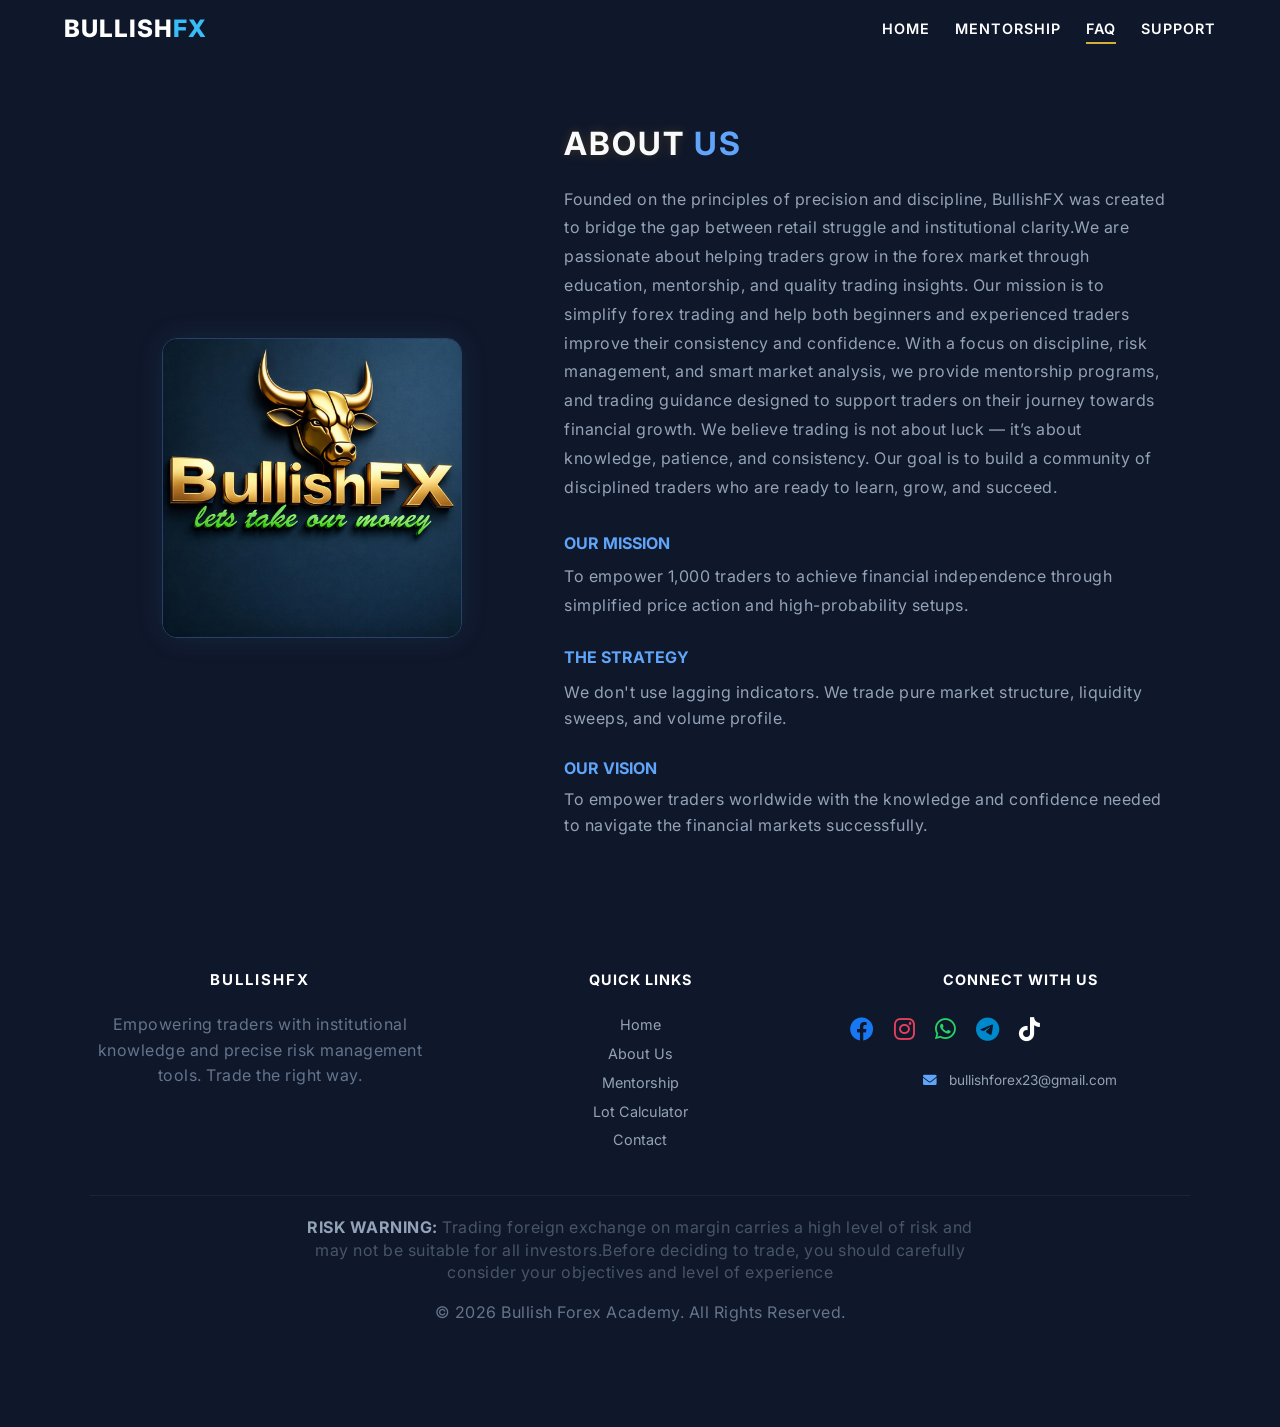
<file: about.html>
<!DOCTYPE html>
<html lang="en">
<head>
    <meta charset="UTF-8">
    <meta name="viewport" content="width=device-width, initial-scale=1.0">
    <title>Bullish Forex Academy | forex training hub</title>
    <link rel="stylesheet" href="style.css">
    <link href="https://fonts.googleapis.com/css2?family=Inter:wght@400;700&display=swap" rel="stylesheet">
    <link rel="stylesheet" href="https://cdnjs.cloudflare.com/ajax/libs/font-awesome/6.0.0/css/all.min.css">
</head>
<body>

<nav class="navbar">
<div class="menu-toggle" id="mobile-menu">
        <span class="bar"></span>
        <span class="bar"></span>
        <span class="bar"></span>
    </div>

        <div class="logo">BULLISH<span class="highlight-gold">FX</span></div>
        <ul class="nav-links">
            <li><a href="index.html">Home</a></li>
            <li><a href="mentorship.html">Mentorship</a></li>
            <li><a href="faq.html" class="active-gold">FAQ</a></li>
            <li><a href="contact.html">Support</a></li>
        </ul>
    </nav>





<section id="about" class="content-section">
    <div class="container" style="display: flex; align-items: center; gap: 50px; flex-wrap: wrap; text-align: left;">
        
       <div style="flex: 1; min-width: 300px; display: flex; justify-content: center;">
    <img src="logo.png" alt="BullishFX Logo" class="about-image">
</div>

        <div style="flex: 1.5; min-width: 300px;">
            <h2 style="font-size: 2.5rem; text-transform: uppercase; letter-spacing: 2px;">
    <span class="gold-text" style="filter: drop-shadow(0 0 5px rgba(170, 119, 28, 0.3));">About</span> 
    <span style="color: #60a5fa;">Us</span>
</h2>
            <p style="font-size: 0.9rem; color: #94a3b8;">Founded on the principles of precision and discipline, BullishFX was created to bridge the gap between retail struggle and institutional clarity.We are passionate about helping traders grow in the forex market through education, mentorship, and quality trading insights. Our mission is to simplify forex trading and help both beginners and experienced traders improve their consistency and confidence.

With a focus on discipline, risk management, and smart market analysis, we provide mentorship programs, and trading guidance designed to support traders on their journey towards financial growth.

We believe trading is not about luck — it’s about knowledge, patience, and consistency. Our goal is to build a community of disciplined traders who are ready to learn, grow, and succeed.</p>
            
            <div style="margin-top: 30px;">
                <h4 style="color: #60a5fa; margin-bottom: 5px;">OUR MISSION</h4>
                <p style="font-size: 0.9rem; color: #94a3b8;">To empower 1,000 traders to achieve financial independence through simplified price action and high-probability setups.</p>
            </div>

            <div style="margin-top: 25px;">
                <h4 style="color: #60a5fa; margin-bottom: 10px;">THE STRATEGY</h4>
                <p style="font-size: 0.9rem; color: #94a3b8; line-height: 1.6">We don't use lagging indicators. We trade pure market structure, liquidity sweeps, and volume profile.</p>
            </div>
       <div style="margin-top: 25px;">
           <h4 style="color: #60a5fa; margin-bottom: 5px;">OUR VISION</h4>
           <p style="font-size: 0.9rem; color: #94a3b8; line-height: 1.6">
        To empower traders worldwide with the knowledge and confidence needed to navigate the financial markets successfully.
    </p>
</div>
        </div>

    </div>
 
<script src="script.js"></script>
<footer style="background: #0a0e17; padding: 60px 20px 20px 20px; border-top: 1px solid rgba(255, 255, 255, 0.05); margin-top: 50px;">
    <div style="max-width: 1100px; margin: 0 auto; display: grid; grid-template-columns: repeat(auto-fit, minmax(250px, 1fr)); gap: 40px; text-align: left;">
        
        <div>
            <h3 style="color: #fff; margin-bottom: 20px; text-transform: uppercase; letter-spacing: 2px;">Bullish<span class="gold-text">FX</span></h3>
            <p style="color: #64748b; font-size: 0.9rem; line-height: 1.6;">Empowering traders with institutional knowledge and precise risk management tools. Trade the right way.</p>
        </div>

        <div>
            <h4 style="color: #fff; margin-bottom: 20px; text-transform: uppercase; font-size: 0.9rem; letter-spacing: 1px;">Quick Links</h4>
            <ul style="list-style: none; padding: 0; line-height: 2;">
                <li><a href="index.html" style="color: #94a3b8; text-decoration: none; font-size: 0.9rem;">Home</a></li>
                <li><a href="index.html#about" style="color: #94a3b8; text-decoration: none; font-size: 0.9rem;">About Us</a></li>
                <li><a href="mentorship.html" style="color: #94a3b8; text-decoration: none; font-size: 0.9rem;">Mentorship</a></li>
                <li><a href="calculator.html" style="color: #94a3b8; text-decoration: none; font-size: 0.9rem;">Lot Calculator</a></li>
                <li><a href="index.html#contact" style="color: #94a3b8; text-decoration: none; font-size: 0.9rem;">Contact</a></li>
            </ul>
        </div>

        <div>
    <h4 style="color: #fff; margin-bottom: 20px; text-transform: uppercase; font-size: 0.9rem; letter-spacing: 1px;">Connect With Us</h4>
    
    <div style="display: flex; gap: 20px; margin-bottom: 20px;">
        <a href="https://facebook.com/Bullish Forex Academy" target="_blank" style="color: #1877F2; font-size: 1.5rem;">
            <i class="fab fa-facebook"></i>
        </a>
        
        <a href="https://instagram.com/bullish_forex" target="_blank" style="color: #E4405F; font-size: 1.5rem;">
            <i class="fab fa-instagram"></i>
        </a>
        
        <a href="https://wa.me/263789905107" target="_blank" style="color: #25D366; font-size: 1.5rem;">
            <i class="fab fa-whatsapp"></i>
        </a>

        <a href="https://t.me/bullish_23" target="_blank" style="color: #0088cc; font-size: 1.5rem;">
            <i class="fab fa-telegram"></i>
        </a>

        <a href="https://tiktok.com/@your_handle" target="_blank" style="color: #fff; font-size: 1.5rem;">
            <i class="fab fa-tiktok"></i>
        </a>
    </div>

    <a href="mailto:bullishforex23@gmail.com" style="color: #94a3b8; font-size: 0.85rem; text-decoration: none; display: block; margin-top: 10px;">
        <i class="fas fa-envelope" style="margin-right: 8px; color: #60a5fa;"></i> bullishforex23@gmail.com
    </a>
</div>
    </div>

    <div style="max-width: 1100px; margin: 40px auto 0 auto; padding-top: 20px; border-top: 1px solid rgba(255, 255, 255, 0.05); text-align: center;">
        <p style="color: #475569; font-size: 0.7rem; line-height: 1.4; margin-bottom: 15px;">
            <span style="color: #94a3b8; font-weight: bold;">RISK WARNING:</span> Trading foreign exchange on margin carries a high level of risk and may not be suitable for all investors.Before deciding to trade, you should carefully consider your objectives and level of experience

        </p>
        <p style="color: #64748b; font-size: 0.75rem;">&copy; 2026 Bullish Forex Academy. All Rights Reserved.</p>
    </div>
</footer>
</body>
</html>
</file>
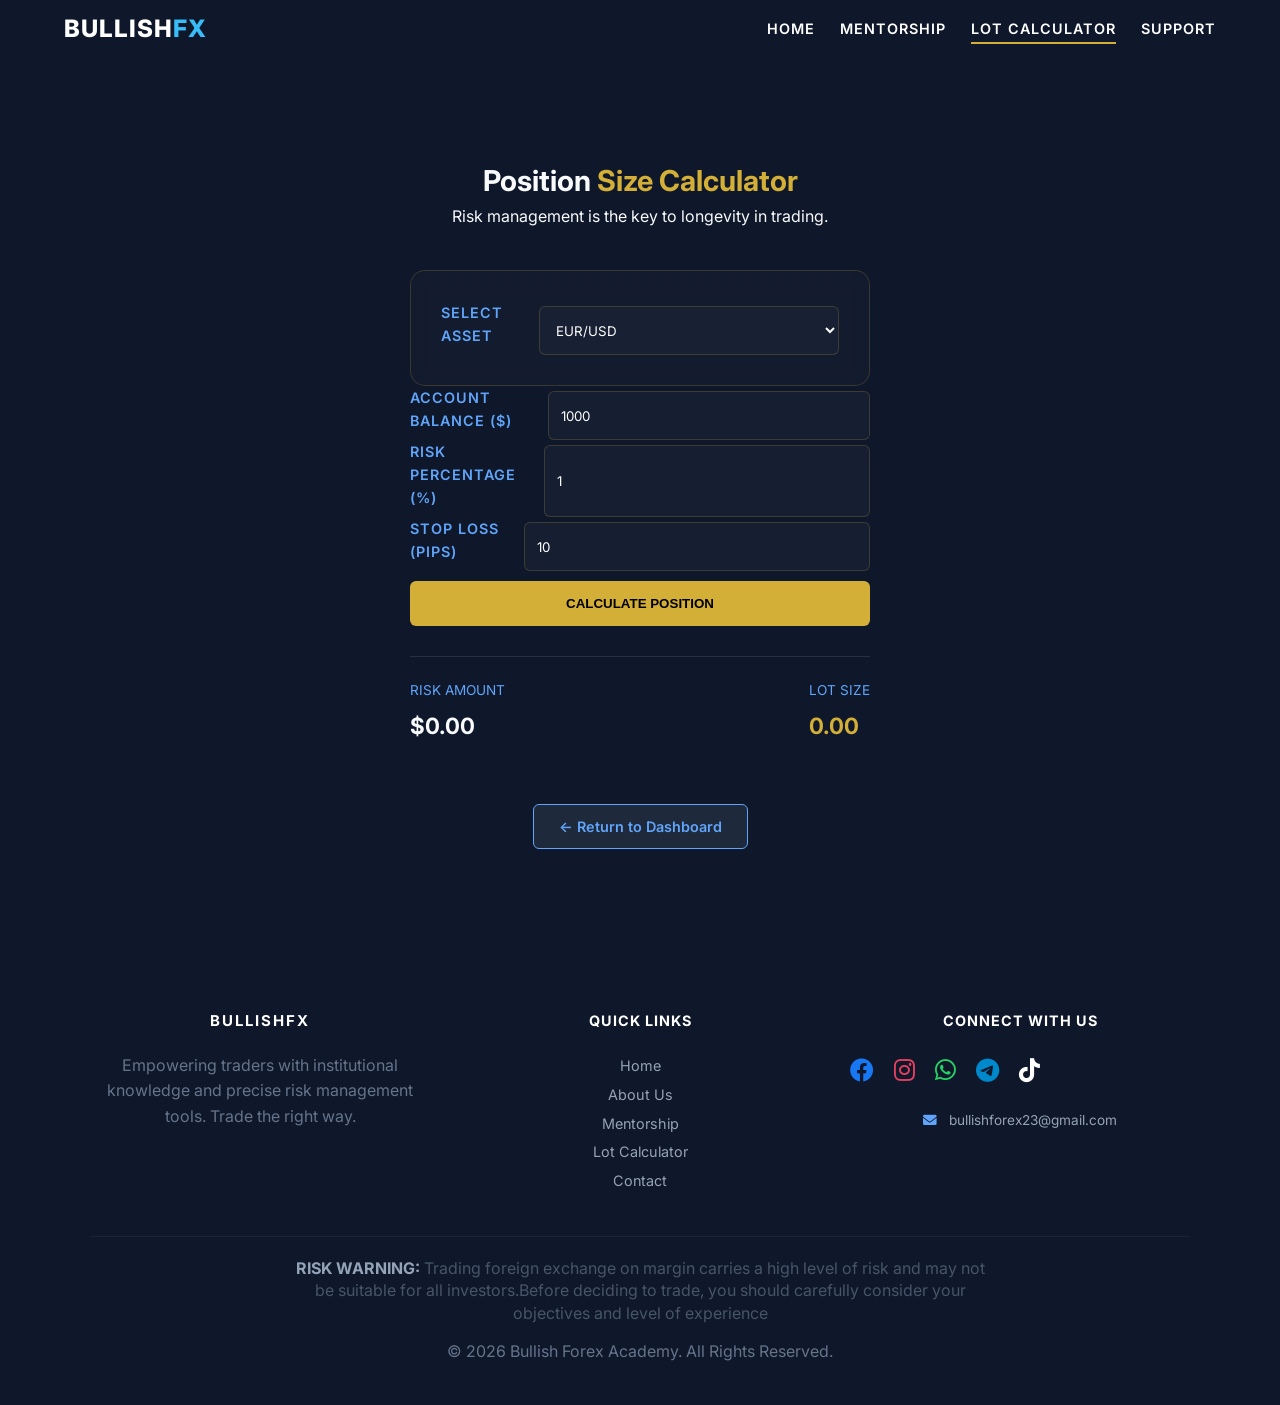
<file: calculator.html>
<!DOCTYPE html>
<html lang="en">
<head>
    <meta charset="UTF-8">
    <meta name="viewport" content="width=device-width, initial-scale=1.0">
    <title>Position Size Calculator | Bullish Forex Academy</title>
    <link rel="stylesheet" href="style.css?v=1.3">
    <link href="https://fonts.googleapis.com/css2?family=Inter:wght@400;600;700&display=swap" rel="stylesheet">
    <link rel="stylesheet" href="https://cdnjs.cloudflare.com/ajax/libs/font-awesome/6.0.0/css/all.min.css">
</head>
<body class="dark-theme">

    <nav class="navbar">
<div class="menu-toggle" id="mobile-menu">
        <span class="bar"></span>
        <span class="bar"></span>
        <span class="bar"></span>
    </div>

        <div class="logo">BULLISH<span class="highlight-gold">FX</span></div>
        <ul class="nav-links">
            <li><a href="index.html">Home</a></li>
            <li><a href="mentorship.html">Mentorship</a></li>
            <li><a href="calculator.html" class="active-gold">Lot Calculator</a></li>
            <li><a href="contact.html">Support</a></li>
        </ul>
    </nav>

    <main class="calc-container">
        <div class="calc-header">
            <h1>Position <span class="highlight-gold">Size Calculator</span></h1>
            <p>Risk management is the key to longevity in trading.</p>
        </div>

        <div class="calc-box">
         <div class="input-group">
    <label>Select Asset</label>
    <select id="instrument" class="calc-input">
        <optgroup label="Forex Majors">
            <option value="10">EUR/USD</option>
            <option value="10">GBP/USD</option>
            <option value="10">AUD/USD</option>
            <option value="10">NZD/USD</option>
        </optgroup>
        
        <optgroup label="JPY Pairs">
            <option value="10">USD/JPY</option>
            <option value="10">GBP/JPY</option>
            <option value="10">EUR/JPY</option>
        </optgroup>

        <optgroup label="Other Assets">
            <option value="1">Gold (XAU/USD)</option>
            <option value="0.1">US30 / NAS100 (Indices)</option>
            <option value="10">US Oil (WTI)</option>
        </optgroup>
    </select>
</div>
            </div>

            <div class="input-group">
                <label>Account Balance ($)</label>
                <input type="number" id="balance" class="calc-input" placeholder="e.g. 10000" value="1000">
            </div>

            <div class="input-group">
                <label>Risk Percentage (%)</label>
                <input type="number" id="risk" class="calc-input" placeholder="e.g. 1" value="1">
            </div>

            <div class="input-group">
                <label>Stop Loss (Pips)</label>
                <input type="number" id="stoploss" class="calc-input" placeholder="e.g. 15" value="10">
            </div>

            <button onclick="calculateLot()" class="calc-btn">
    Calculate Position
</button>

            <div class="result-display">
                <div class="result-item">
                    <span>Risk Amount</span>
                    <h3 id="risk-amount">$0.00</h3>
                </div>
                <div class="result-item">
                    <span>Lot Size</span>
                    <h3 id="lot-result" class="highlight-gold">0.00</h3>
                </div>
            </div>
        </div>
        
   <div style="text-align: center; margin-top: 30px;">
    <a href="index.html" class="return-link">← Return to Dashboard</a>
</div>
    </main>

  <script src="script.js"></script>
<footer style="background: #0a0e17; padding: 60px 20px 20px 20px; border-top: 1px solid rgba(255, 255, 255, 0.05); margin-top: 50px;">
    <div style="max-width: 1100px; margin: 0 auto; display: grid; grid-template-columns: repeat(auto-fit, minmax(250px, 1fr)); gap: 40px; text-align: left;">
        
        <div>
            <h3 style="color: #fff; margin-bottom: 20px; text-transform: uppercase; letter-spacing: 2px;">Bullish<span class="gold-text">FX</span></h3>
            <p style="color: #64748b; font-size: 0.9rem; line-height: 1.6;">Empowering traders with institutional knowledge and precise risk management tools. Trade the right way.</p>
        </div>

        <div>
            <h4 style="color: #fff; margin-bottom: 20px; text-transform: uppercase; font-size: 0.9rem; letter-spacing: 1px;">Quick Links</h4>
            <ul style="list-style: none; padding: 0; line-height: 2;">
                <li><a href="index.html" style="color: #94a3b8; text-decoration: none; font-size: 0.9rem;">Home</a></li>
                <li><a href="index.html#about" style="color: #94a3b8; text-decoration: none; font-size: 0.9rem;">About Us</a></li>
                <li><a href="mentorship.html" style="color: #94a3b8; text-decoration: none; font-size: 0.9rem;">Mentorship</a></li>
                <li><a href="calculator.html" style="color: #94a3b8; text-decoration: none; font-size: 0.9rem;">Lot Calculator</a></li>
                <li><a href="index.html#contact" style="color: #94a3b8; text-decoration: none; font-size: 0.9rem;">Contact</a></li>
            </ul>
        </div>

        <div>
    <h4 style="color: #fff; margin-bottom: 20px; text-transform: uppercase; font-size: 0.9rem; letter-spacing: 1px;">Connect With Us</h4>
    
    <div style="display: flex; gap: 20px; margin-bottom: 20px;">
        <a href="https://facebook.com/Bullish Forex Academy" target="_blank" style="color: #1877F2; font-size: 1.5rem;">
            <i class="fab fa-facebook"></i>
        </a>
        
        <a href="https://instagram.com/bullish_forex" target="_blank" style="color: #E4405F; font-size: 1.5rem;">
            <i class="fab fa-instagram"></i>
        </a>
        
        <a href="https://wa.me/263789905107" target="_blank" style="color: #25D366; font-size: 1.5rem;">
            <i class="fab fa-whatsapp"></i>
        </a>

        <a href="https://t.me/bullish_23" target="_blank" style="color: #0088cc; font-size: 1.5rem;">
            <i class="fab fa-telegram"></i>
        </a>

        <a href="https://tiktok.com/@your_handle" target="_blank" style="color: #fff; font-size: 1.5rem;">
            <i class="fab fa-tiktok"></i>
        </a>
    </div>

    <a href="mailto:bullishforex23@gmail.com" style="color: #94a3b8; font-size: 0.85rem; text-decoration: none; display: block; margin-top: 10px;">
        <i class="fas fa-envelope" style="margin-right: 8px; color: #60a5fa;"></i> bullishforex23@gmail.com
    </a>
</div>
    </div>

    <div style="max-width: 1100px; margin: 40px auto 0 auto; padding-top: 20px; border-top: 1px solid rgba(255, 255, 255, 0.05); text-align: center;">
        <p style="color: #475569; font-size: 0.7rem; line-height: 1.4; margin-bottom: 15px;">
            <span style="color: #94a3b8; font-weight: bold;">RISK WARNING:</span> Trading foreign exchange on margin carries a high level of risk and may not be suitable for all investors.Before deciding to trade, you should carefully consider your objectives and level of experience

        </p>
        <p style="color: #64748b; font-size: 0.75rem;">&copy; 2026 Bullish Forex Academy. All Rights Reserved.</p>
    </div>
</footer>

</body>
</html>
</file>
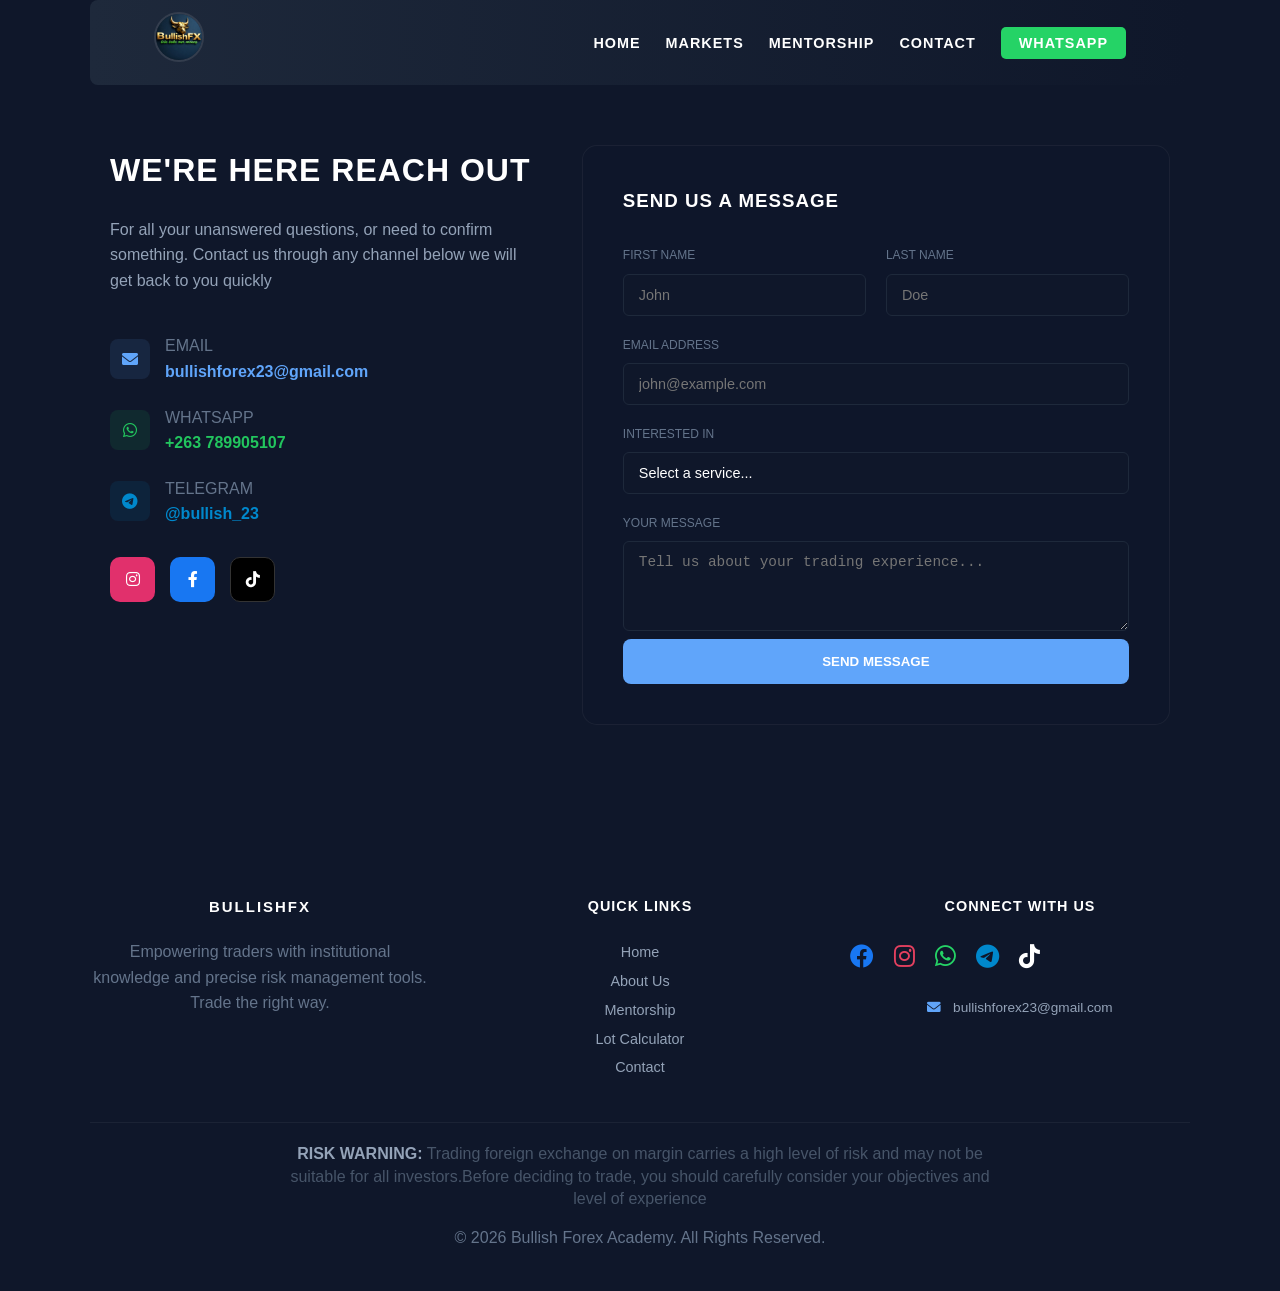
<file: contact.html>
<!DOCTYPE html>
<html lang="en">
<head>
    <meta charset="UTF-8">
    <meta name="viewport" content="width=device-width, initial-scale=1.0">
    <title>Contact & Success Stories | Your Brand</title>
    <link rel="stylesheet" href="style.css">
</head>
<body> <header>
    <nav class="container">
    <div class="logo">
        <a href="index.html"><img src="logo.png" alt="Logo" class="main-logo"></a>
      <link rel="stylesheet" href="https://cdnjs.cloudflare.com/ajax/libs/font-awesome/6.0.0/css/all.min.css">
    </div>

    <div class="menu-toggle" id="mobile-menu">
        <span class="bar"></span>
        <span class="bar"></span>
        <span class="bar"></span>
    </div>

    <ul class="nav-links">
        <li><a href="index.html">Home</a></li>
        <li><a href="markets.html">Markets</a></li>
        <li><a href="mentorship.html">Mentorship</a></li>
        <li><a href="contact.html">Contact</a></li>
        <li><a href="https://wa.me/263789905107" class="btn-whatsapp">WhatsApp</a></li>
    </ul>
</nav>
</header>
    
<section id="contact" class="content-section" style="padding: 80px 0 20px 0; background: #0a0e17;">
    <div class="container" style="max-width: 1100px; margin: 0 auto; display: flex; gap: 50px; flex-wrap: wrap; justify-content: space-between;">
        
        <div style="flex: 1; min-width: 320px; text-align: left;">
            <h2 style="font-size: 2.2rem; color: #fff; text-transform: uppercase; margin-bottom: 20px;">WE'RE HERE<span class="gold-text"> REACH OUT</span></h2>
            <p style="color: #94a3b8; line-height: 1.6; margin-bottom: 40px;">For all your unanswered questions, or need to confirm something. Contact us through any channel below we will get back to you quickly </p>

            <div style="display: flex; flex-direction: column; gap: 20px;">
                <a href="mailto:bullishforex23@gmail.com" style="text-decoration: none; display: flex; align-items: center; gap: 15px;">
                    <div style="background: rgba(96, 165, 250, 0.1); width: 40px; height: 40px; display: flex; align-items: center; justify-content: center; border-radius: 8px; color: #60a5fa;">
                        <i class="fas fa-envelope"></i>
                    </div>
                    <div>
                        <p style="font-size: 0.7rem; color: #64748b; text-transform: uppercase; margin: 0;">Email</p>
                        <p style="margin: 0; color: #60a5fa; font-weight: bold;">bullishforex23@gmail.com</p>
                    </div>
                </a>

                <a href="https://wa.me/263789905107" target="_blank" style="text-decoration: none; display: flex; align-items: center; gap: 15px;">
                    <div style="background: rgba(34, 197, 94, 0.1); width: 40px; height: 40px; display: flex; align-items: center; justify-content: center; border-radius: 8px; color: #22c55e;">
                        <i class="fab fa-whatsapp"></i>
                    </div>
                    <div>
                        <p style="font-size: 0.7rem; color: #64748b; text-transform: uppercase; margin: 0;">WhatsApp</p>
                        <p style="margin: 0; color: #22c55e; font-weight: bold;">+263 789905107</p>
                    </div>
                </a>

                <a href="https://t.me/bullish_23" target="_blank" style="text-decoration: none; display: flex; align-items: center; gap: 15px;">
                    <div style="background: rgba(0, 136, 204, 0.1); width: 40px; height: 40px; display: flex; align-items: center; justify-content: center; border-radius: 8px; color: #0088cc;">
                        <i class="fab fa-telegram"></i>
                    </div>
                    <div>
                        <p style="font-size: 0.7rem; color: #64748b; text-transform: uppercase; margin: 0;">Telegram</p>
                        <p style="margin: 0; color: #0088cc; font-weight: bold;">@bullish_23</p>
                    </div>
                </a>
            </div>

            <div style="display: flex; gap: 15px; margin-top: 30px;">
                <a href="https://instagram.com/bullish_forex" target="_blank" style="background: #e1306c; color: #fff; width: 45px; height: 45px; border-radius: 10px; display: flex; align-items: center; justify-content: center; text-decoration: none; transition: 0.3s;">
                    <i class="fab fa-instagram"></i>
                </a>
                <a href="https://facebook.com/Bullish Forex Academy" target="_blank" style="background: #1877f2; color: #fff; width: 45px; height: 45px; border-radius: 10px; display: flex; align-items: center; justify-content: center; text-decoration: none; transition: 0.3s;">
                    <i class="fab fa-facebook-f"></i>
                </a>
                <a href="https://tiktok.com/@sir_bullish23" target="_blank" style="background: #000; color: #fff; width: 45px; height: 45px; border-radius: 10px; border: 1px solid #333; display: flex; align-items: center; justify-content: center; text-decoration: none; transition: 0.3s;">
                    <i class="fab fa-tiktok"></i>
                </a>
            </div>
        </div> 
        <div style="flex: 1.2; min-width: 320px; background: rgba(15, 23, 42, 0.5); padding: 40px; border-radius: 15px; border: 1px solid rgba(255, 255, 255, 0.05);">
            <h3 style="color: #fff; margin-bottom: 30px; text-transform: uppercase; letter-spacing: 1px;">Send Us a <span class="gold-text">Message</span></h3>
            
            <form action="#" style="display: grid; grid-template-columns: 1fr 1fr; gap: 20px;">
                <div style="display: flex; flex-direction: column; gap: 8px;">
                    <label style="font-size: 0.75rem; color: #64748b; text-transform: uppercase;">First Name</label>
                    <input type="text" placeholder="John" class="contact-input">
                </div>
                <div style="display: flex; flex-direction: column; gap: 8px;">
                    <label style="font-size: 0.75rem; color: #64748b; text-transform: uppercase;">Last Name</label>
                    <input type="text" placeholder="Doe" class="contact-input">
                </div>
                <div style="grid-column: span 2; display: flex; flex-direction: column; gap: 8px;">
                    <label style="font-size: 0.75rem; color: #64748b; text-transform: uppercase;">Email Address</label>
                    <input type="email" placeholder="john@example.com" class="contact-input">
                </div>
                <div style="grid-column: span 2; display: flex; flex-direction: column; gap: 8px;">
                    <label style="font-size: 0.75rem; color: #64748b; text-transform: uppercase;">Interested In</label>
                    <select class="contact-input">
                        <option>Select a service...</option>
                        <option>Mentorship Program</option>
                        <option>Market Analysis</option>
                        <option>1-on-1 coaching</option>
                        <option>Prop firm Assistance</option>
                        <option>Advanced Strategy class</option>
                    </select>
                </div>
                <div style="grid-column: span 2; display: flex; flex-direction: column; gap: 8px;">
                    <label style="font-size: 0.75rem; color: #64748b; text-transform: uppercase;">Your Message</label>
                    <textarea placeholder="Tell us about your trading experience..." rows="4" class="contact-input" style="width: 100%; grid-column: span 2;"></textarea>
       
                <button type="submit" style="grid-column: span 2; background: #60a5fa; color: #fff; padding: 15px; border-radius: 8px; border: none; font-weight: bold; text-transform: uppercase; cursor: pointer;">Send Message</button>
              </div>  
            </form>
        </div>
        </div>
</section>

<script src="script.js"></script>
<footer style="background: #0a0e17; padding: 60px 20px 20px 20px; border-top: 1px solid rgba(255, 255, 255, 0.05); margin-top: 50px;">
    <div style="max-width: 1100px; margin: 0 auto; display: grid; grid-template-columns: repeat(auto-fit, minmax(250px, 1fr)); gap: 40px; text-align: left;">
        
        <div>
            <h3 style="color: #fff; margin-bottom: 20px; text-transform: uppercase; letter-spacing: 2px;">Bullish<span class="gold-text">FX</span></h3>
            <p style="color: #64748b; font-size: 0.9rem; line-height: 1.6;">Empowering traders with institutional knowledge and precise risk management tools. Trade the right way.</p>
        </div>

        <div>
            <h4 style="color: #fff; margin-bottom: 20px; text-transform: uppercase; font-size: 0.9rem; letter-spacing: 1px;">Quick Links</h4>
            <ul style="list-style: none; padding: 0; line-height: 2;">
                <li><a href="index.html" style="color: #94a3b8; text-decoration: none; font-size: 0.9rem;">Home</a></li>
                <li><a href="index.html#about" style="color: #94a3b8; text-decoration: none; font-size: 0.9rem;">About Us</a></li>
                <li><a href="mentorship.html" style="color: #94a3b8; text-decoration: none; font-size: 0.9rem;">Mentorship</a></li>
                <li><a href="calculator.html" style="color: #94a3b8; text-decoration: none; font-size: 0.9rem;">Lot Calculator</a></li>
                <li><a href="index.html#contact" style="color: #94a3b8; text-decoration: none; font-size: 0.9rem;">Contact</a></li>
            </ul>
        </div>

        <div>
    <h4 style="color: #fff; margin-bottom: 20px; text-transform: uppercase; font-size: 0.9rem; letter-spacing: 1px;">Connect With Us</h4>
    
    <div style="display: flex; gap: 20px; margin-bottom: 20px;">
        <a href="https://facebook.com/Bullish Forex Academy" target="_blank" style="color: #1877F2; font-size: 1.5rem;">
            <i class="fab fa-facebook"></i>
        </a>
        
        <a href="https://instagram.com/bullish_forex" target="_blank" style="color: #E4405F; font-size: 1.5rem;">
            <i class="fab fa-instagram"></i>
        </a>
        
        <a href="https://wa.me/263789905107" target="_blank" style="color: #25D366; font-size: 1.5rem;">
            <i class="fab fa-whatsapp"></i>
        </a>

        <a href="https://t.me/bullish_23" target="_blank" style="color: #0088cc; font-size: 1.5rem;">
            <i class="fab fa-telegram"></i>
        </a>

        <a href="https://tiktok.com/@your_handle" target="_blank" style="color: #fff; font-size: 1.5rem;">
            <i class="fab fa-tiktok"></i>
        </a>
    </div>

    <a href="mailto:bullishforex23@gmail.com" style="color: #94a3b8; font-size: 0.85rem; text-decoration: none; display: block; margin-top: 10px;">
        <i class="fas fa-envelope" style="margin-right: 8px; color: #60a5fa;"></i> bullishforex23@gmail.com
    </a>
</div>
    </div>

    <div style="max-width: 1100px; margin: 40px auto 0 auto; padding-top: 20px; border-top: 1px solid rgba(255, 255, 255, 0.05); text-align: center;">
        <p style="color: #475569; font-size: 0.7rem; line-height: 1.4; margin-bottom: 15px;">
            <span style="color: #94a3b8; font-weight: bold;">RISK WARNING:</span> Trading foreign exchange on margin carries a high level of risk and may not be suitable for all investors.Before deciding to trade, you should carefully consider your objectives and level of experience

        </p>
        <p style="color: #64748b; font-size: 0.75rem;">&copy; 2026 Bullish Forex Academy. All Rights Reserved.</p>
    </div>
</footer>
</body>
</html>
</file>
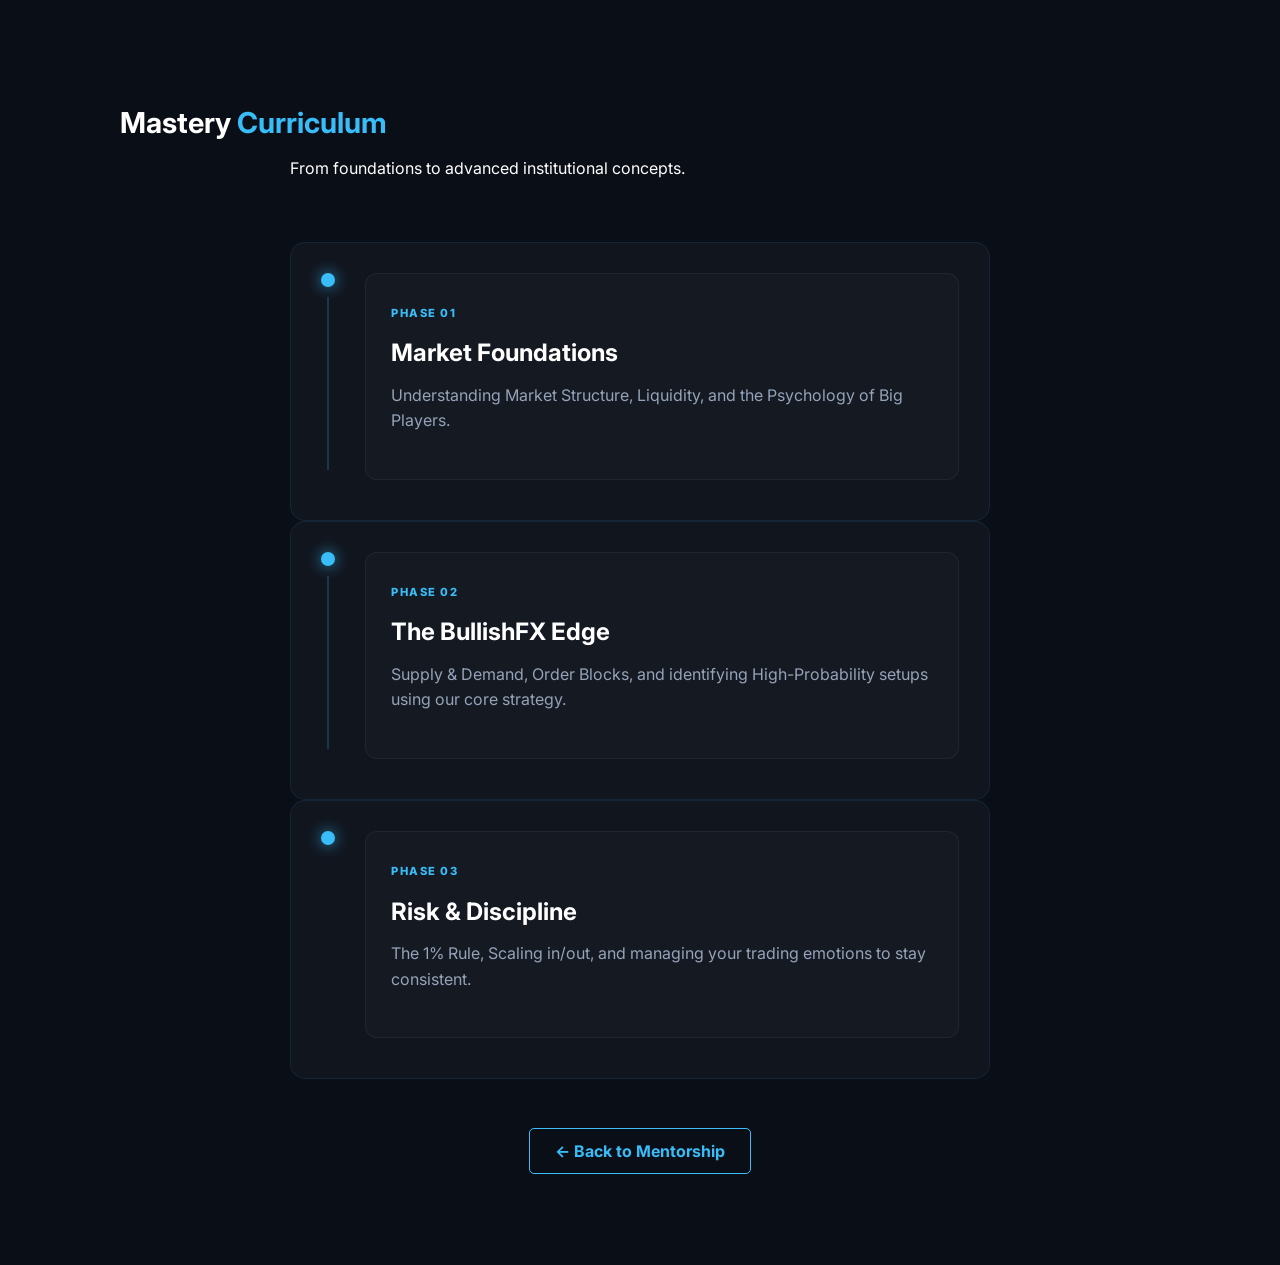
<file: curriculum.html>
<!DOCTYPE html>
<html lang="en">
<head>
    <meta charset="UTF-8">
    <meta name="viewport" content="width=device-width, initial-scale=1.0">
    <title>Curriculum | BullishFX</title>
    <link rel="stylesheet" href="style.css">
    <link href="https://fonts.googleapis.com/css2?family=Inter:wght@400;700&display=swap" rel="stylesheet">
</head>

<body class="curriculum-page-body"> <main class="curriculum-content">
        <div class="container">
            <div class="curriculum-header">
                <h1>Mastery <span class="highlight">Curriculum</span></h1>
                <p>From foundations to advanced institutional concepts.</p>
            </div>

            <div class="curriculum-stack">
    <div class="curriculum-row">
        <div class="bullet-container">
            <span class="glow-bullet"></span>
            <div class="line"></div>
        </div>
        <div class="module-info">
            <span class="step-tag">Phase 01</span>
            <h3>Market Foundations</h3>
            <p>Understanding Market Structure, Liquidity, and the Psychology of Big Players.</p>
        </div>
    </div>

    <div class="curriculum-row">
        <div class="bullet-container">
            <span class="glow-bullet"></span>
            <div class="line"></div>
        </div>
        <div class="module-info">
            <span class="step-tag">Phase 02</span>
            <h3>The BullishFX Edge</h3>
            <p>Supply & Demand, Order Blocks, and identifying High-Probability setups using our core strategy.</p>
        </div>
    </div>

    <div class="curriculum-row">
        <div class="bullet-container">
            <span class="glow-bullet"></span>
        </div>
        <div class="module-info">
            <span class="step-tag">Phase 03</span>
            <h3>Risk & Discipline</h3>
            <p>The 1% Rule, Scaling in/out, and managing your trading emotions to stay consistent.</p>
        </div>
    </div>
</div>

            <div class="curriculum-back">
                <a href="mentorship.html" class="btn-outline">← Back to Mentorship</a>
            </div>
        </div>
    </main>

</body>
</html>
</file>
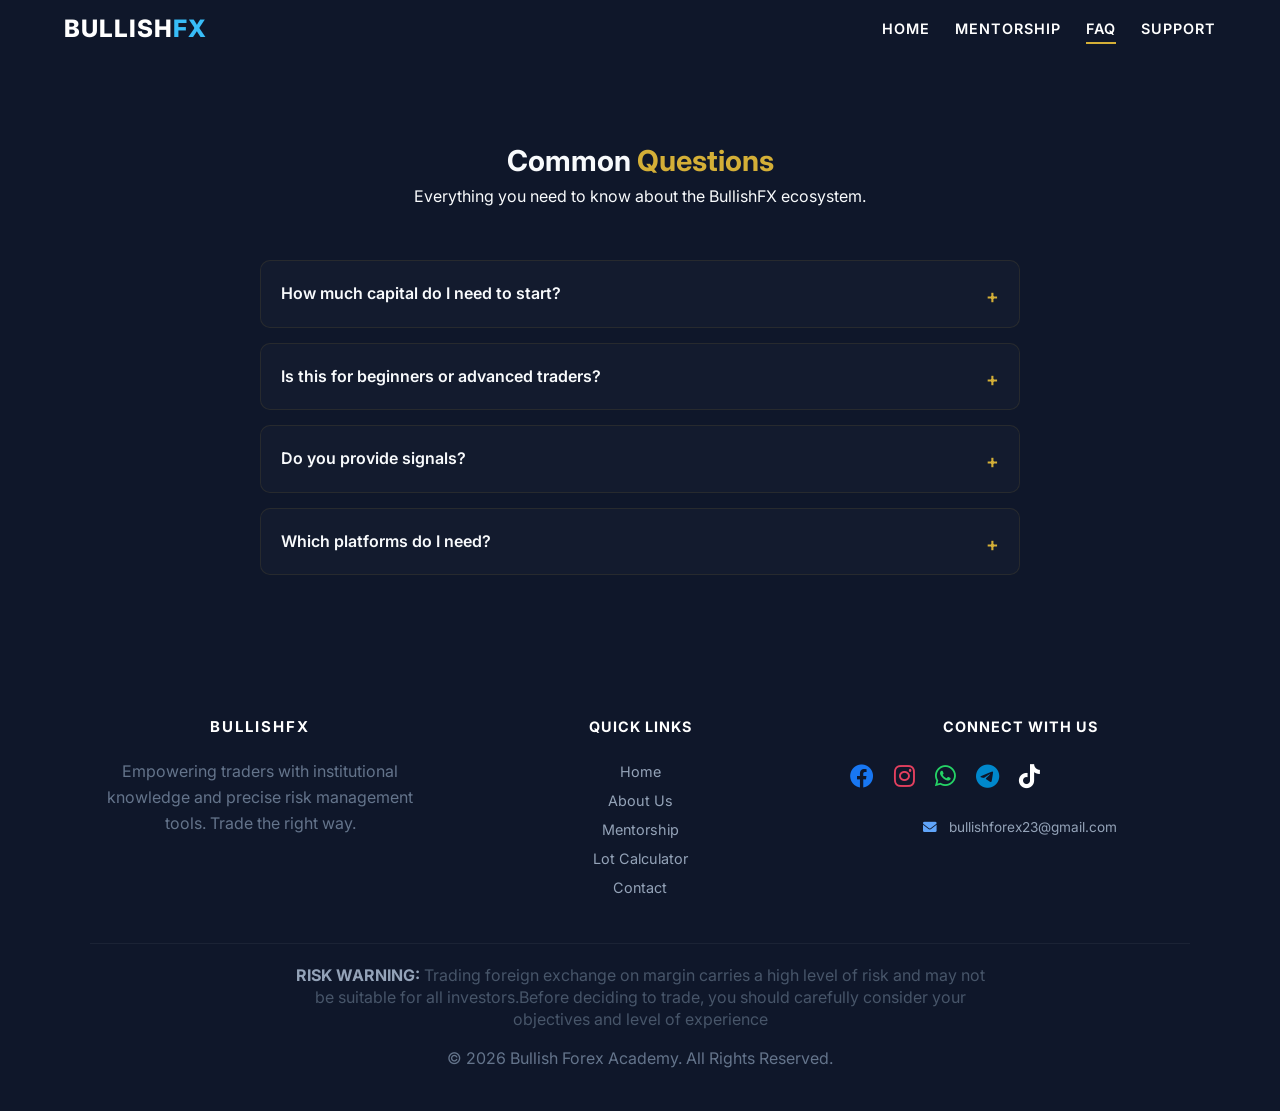
<file: faq.html>
<!DOCTYPE html>
<html lang="en">
<head>
    <meta charset="UTF-8">
    <meta name="viewport" content="width=device-width, initial-scale=1.0">
    <title>FAQ | BullishFX</title>
    <link rel="stylesheet" href="style.css?v=1.4">
    <link href="https://fonts.googleapis.com/css2?family=Inter:wght@400;600;700&display=swap" rel="stylesheet">
    <link rel="stylesheet" href="https://cdnjs.cloudflare.com/ajax/libs/font-awesome/6.0.0/css/all.min.css">
</head>
<body class="dark-theme">

    <nav class="navbar">
<div class="menu-toggle" id="mobile-menu">
        <span class="bar"></span>
        <span class="bar"></span>
        <span class="bar"></span>
    </div>

        <div class="logo">BULLISH<span class="highlight-gold">FX</span></div>
        <ul class="nav-links">
            <li><a href="index.html">Home</a></li>
            <li><a href="mentorship.html">Mentorship</a></li>
            <li><a href="faq.html" class="active-gold">FAQ</a></li>
            <li><a href="contact.html">Support</a></li>
        </ul>
    </nav>

    <main class="faq-container">
        <header class="faq-header">
            <h1>Common <span class="highlight-gold">Questions</span></h1>
            <p>Everything you need to know about the BullishFX ecosystem.</p>
        </header>

        <section class="accordion">
            <div class="accordion-item">
                <input type="checkbox" id="faq1" class="accordion-input">
                <label for="faq1" class="accordion-label">How much capital do I need to start?</label>
                <div class="accordion-content">
                    <p>You can start learning with any amount. For live trading, we recommend a minimum of $200-$500 to practice proper risk management, or using a prop firm challenge.</p>
                </div>
            </div>

            <div class="accordion-item">
                <input type="checkbox" id="faq2" class="accordion-input">
                <label for="faq2" class="accordion-label">Is this for beginners or advanced traders?</label>
                <div class="accordion-content">
                    <p>Our curriculum is designed to take a complete beginner to a professional level using Smart Money Concepts (SMC) and institutional price action.</p>
                </div>
            </div>

            <div class="accordion-item">
                <input type="checkbox" id="faq3" class="accordion-input">
                <label for="faq3" class="accordion-label">Do you provide signals?</label>
                <div class="accordion-content">
                    <p>We focus on **education**, not signals. We teach you how to fish so you can be independent for the rest of your life, though we do share weekly market breakdowns.</p>
                </div>
            </div>

            <div class="accordion-item">
                <input type="checkbox" id="faq4" class="accordion-input">
                <label for="faq4" class="accordion-label">Which platforms do I need?</label>
                <div class="accordion-content">
                    <p>We primarily use TradingView for analysis and MetaTrader 4 or 5 for executing trades.</p>
                </div>
            </div>
        </section>
    </main>
<footer style="background: #0a0e17; padding: 60px 20px 20px 20px; border-top: 1px solid rgba(255, 255, 255, 0.05); margin-top: 50px;">
    <div style="max-width: 1100px; margin: 0 auto; display: grid; grid-template-columns: repeat(auto-fit, minmax(250px, 1fr)); gap: 40px; text-align: left;">
        
        <div>
            <h3 style="color: #fff; margin-bottom: 20px; text-transform: uppercase; letter-spacing: 2px;">Bullish<span class="gold-text">FX</span></h3>
            <p style="color: #64748b; font-size: 0.9rem; line-height: 1.6;">Empowering traders with institutional knowledge and precise risk management tools. Trade the right way.</p>
        </div>

        <div>
            <h4 style="color: #fff; margin-bottom: 20px; text-transform: uppercase; font-size: 0.9rem; letter-spacing: 1px;">Quick Links</h4>
            <ul style="list-style: none; padding: 0; line-height: 2;">
                <li><a href="index.html" style="color: #94a3b8; text-decoration: none; font-size: 0.9rem;">Home</a></li>
                <li><a href="index.html#about" style="color: #94a3b8; text-decoration: none; font-size: 0.9rem;">About Us</a></li>
                <li><a href="mentorship.html" style="color: #94a3b8; text-decoration: none; font-size: 0.9rem;">Mentorship</a></li>
                <li><a href="calculator.html" style="color: #94a3b8; text-decoration: none; font-size: 0.9rem;">Lot Calculator</a></li>
                <li><a href="index.html#contact" style="color: #94a3b8; text-decoration: none; font-size: 0.9rem;">Contact</a></li>
            </ul>
        </div>

        <div>
    <h4 style="color: #fff; margin-bottom: 20px; text-transform: uppercase; font-size: 0.9rem; letter-spacing: 1px;">Connect With Us</h4>
    
    <div style="display: flex; gap: 20px; margin-bottom: 20px;">
        <a href="https://facebook.com/Bullish Forex Academy" target="_blank" style="color: #1877F2; font-size: 1.5rem;">
            <i class="fab fa-facebook"></i>
        </a>
        
        <a href="https://instagram.com/bullish_forex" target="_blank" style="color: #E4405F; font-size: 1.5rem;">
            <i class="fab fa-instagram"></i>
        </a>
        
        <a href="https://wa.me/263789905107" target="_blank" style="color: #25D366; font-size: 1.5rem;">
            <i class="fab fa-whatsapp"></i>
        </a>

        <a href="https://t.me/bullish_23" target="_blank" style="color: #0088cc; font-size: 1.5rem;">
            <i class="fab fa-telegram"></i>
        </a>

        <a href="https://tiktok.com/@your_handle" target="_blank" style="color: #fff; font-size: 1.5rem;">
            <i class="fab fa-tiktok"></i>
        </a>
    </div>

    <a href="mailto:bullishforex23@gmail.com" style="color: #94a3b8; font-size: 0.85rem; text-decoration: none; display: block; margin-top: 10px;">
        <i class="fas fa-envelope" style="margin-right: 8px; color: #60a5fa;"></i> bullishforex23@gmail.com
    </a>
</div>
    </div>

    <div style="max-width: 1100px; margin: 40px auto 0 auto; padding-top: 20px; border-top: 1px solid rgba(255, 255, 255, 0.05); text-align: center;">
        <p style="color: #475569; font-size: 0.7rem; line-height: 1.4; margin-bottom: 15px;">
            <span style="color: #94a3b8; font-weight: bold;">RISK WARNING:</span> Trading foreign exchange on margin carries a high level of risk and may not be suitable for all investors.Before deciding to trade, you should carefully consider your objectives and level of experience

        </p>
        <p style="color: #64748b; font-size: 0.75rem;">&copy; 2026 Bullish Forex Academy. All Rights Reserved.</p>
    </div>
</footer>

</body>
</html>
</file>
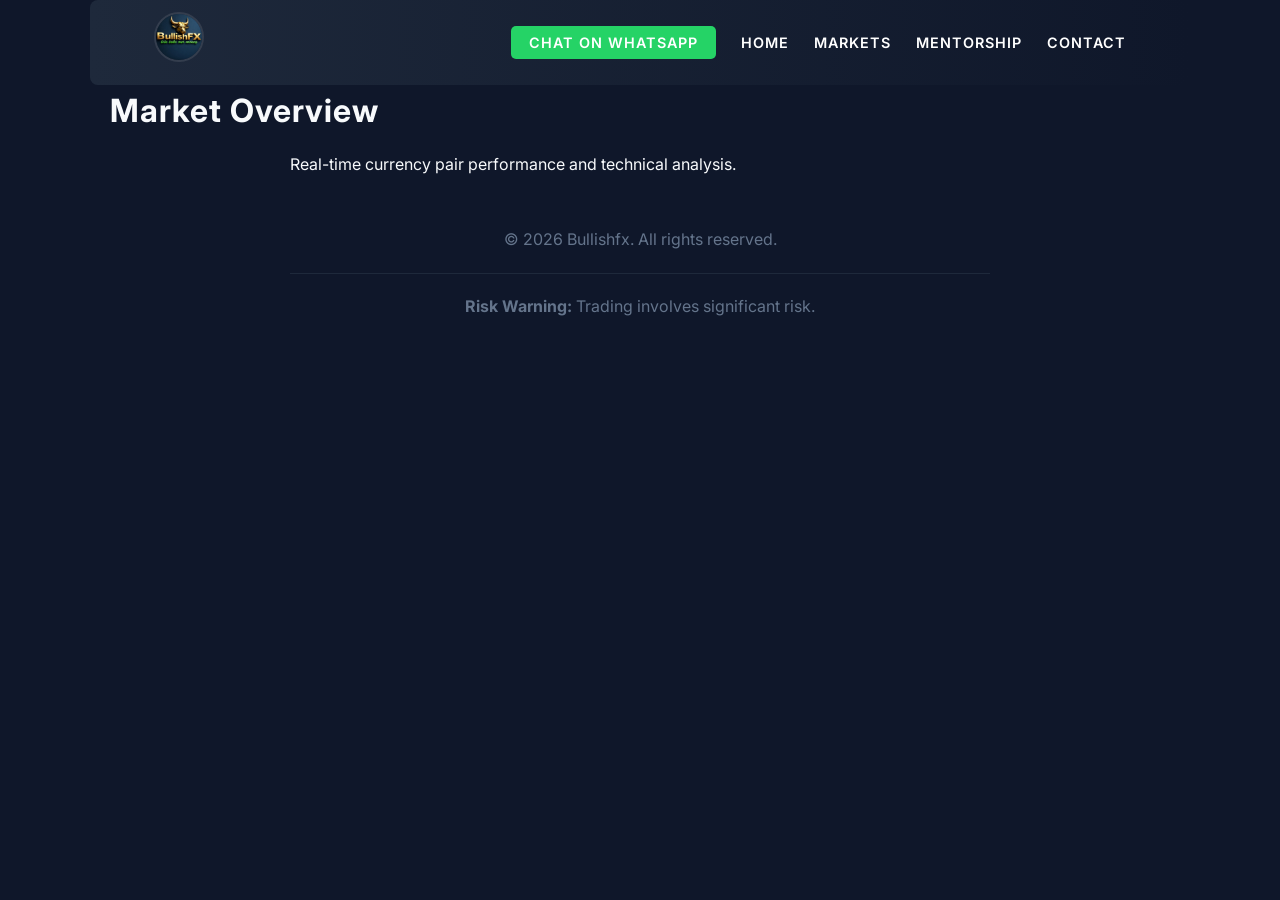
<file: markets.html>
<!DOCTYPE html>
<html lang="en">
<head>
    <meta charset="UTF-8">
    <meta name="viewport" content="width=device-width, initial-scale=1.0">
    <title>Bullishfx | Professional forex trading</title>
    <link rel="stylesheet" href="style.css">
    <link href="https://fonts.googleapis.com/css2?family=Inter:wght@400;700&display=swap" rel="stylesheet">
</head>
<body>

     <header>
    <nav class="container">
        <div class="logo">
            <a href="index.html">
                <img src="logo.png" alt="Logo" class="main-logo">
            </a>
        </div>
        <ul class="nav-links">
           <li><a href="https://wa.me/263789905107" class="btn-whatsapp">Chat on WhatsApp</a></li>
            <li><a href="index.html">Home</a></li>
            <li><a href="markets.html">Markets</a></li>
            <li><a href="mentorship.html">Mentorship</a></li>
            <li><a href="contact.html">Contact</a></li>
        </ul>
    </nav>
</header>

    <section class="markets-hero">
        <div class="container">
            <h2>Market Overview</h2>
            <p>Real-time currency pair performance and technical analysis.</p>
            
            <div class="tradingview-widget-container" style="margin-top: 30px;">
                <div id="tradingview_chart"></div>
                <script type="text/javascript" src="https://s3.tradingview.com/tv.js"></script>
                <script type="text/javascript">
                new TradingView.widget({
                  "width": "100%",
                  "height": 500,
                  "symbol": "FX:EURUSD",
                  "interval": "D",
                  "timezone": "Etc/UTC",
                  "theme": "dark",
                  "style": "1",
                  "locale": "en",
                  "toolbar_bg": "#f1f3f6",
                  "enable_publishing": false,
                  "hide_side_toolbar": false,
                  "allow_symbol_change": true,
                  "container_id": "tradingview_chart"
                });
                </script>
            </div>
            </div>
    </section>

    <footer>
        <div class="container">
            <p>&copy; 2026 Bullishfx. All rights reserved.</p>
            <p class="risk"><strong>Risk Warning:</strong> Trading involves significant risk.</p>
        </div>
    </footer>
<script src="script.js"></script>
</body>
</html>
</file>
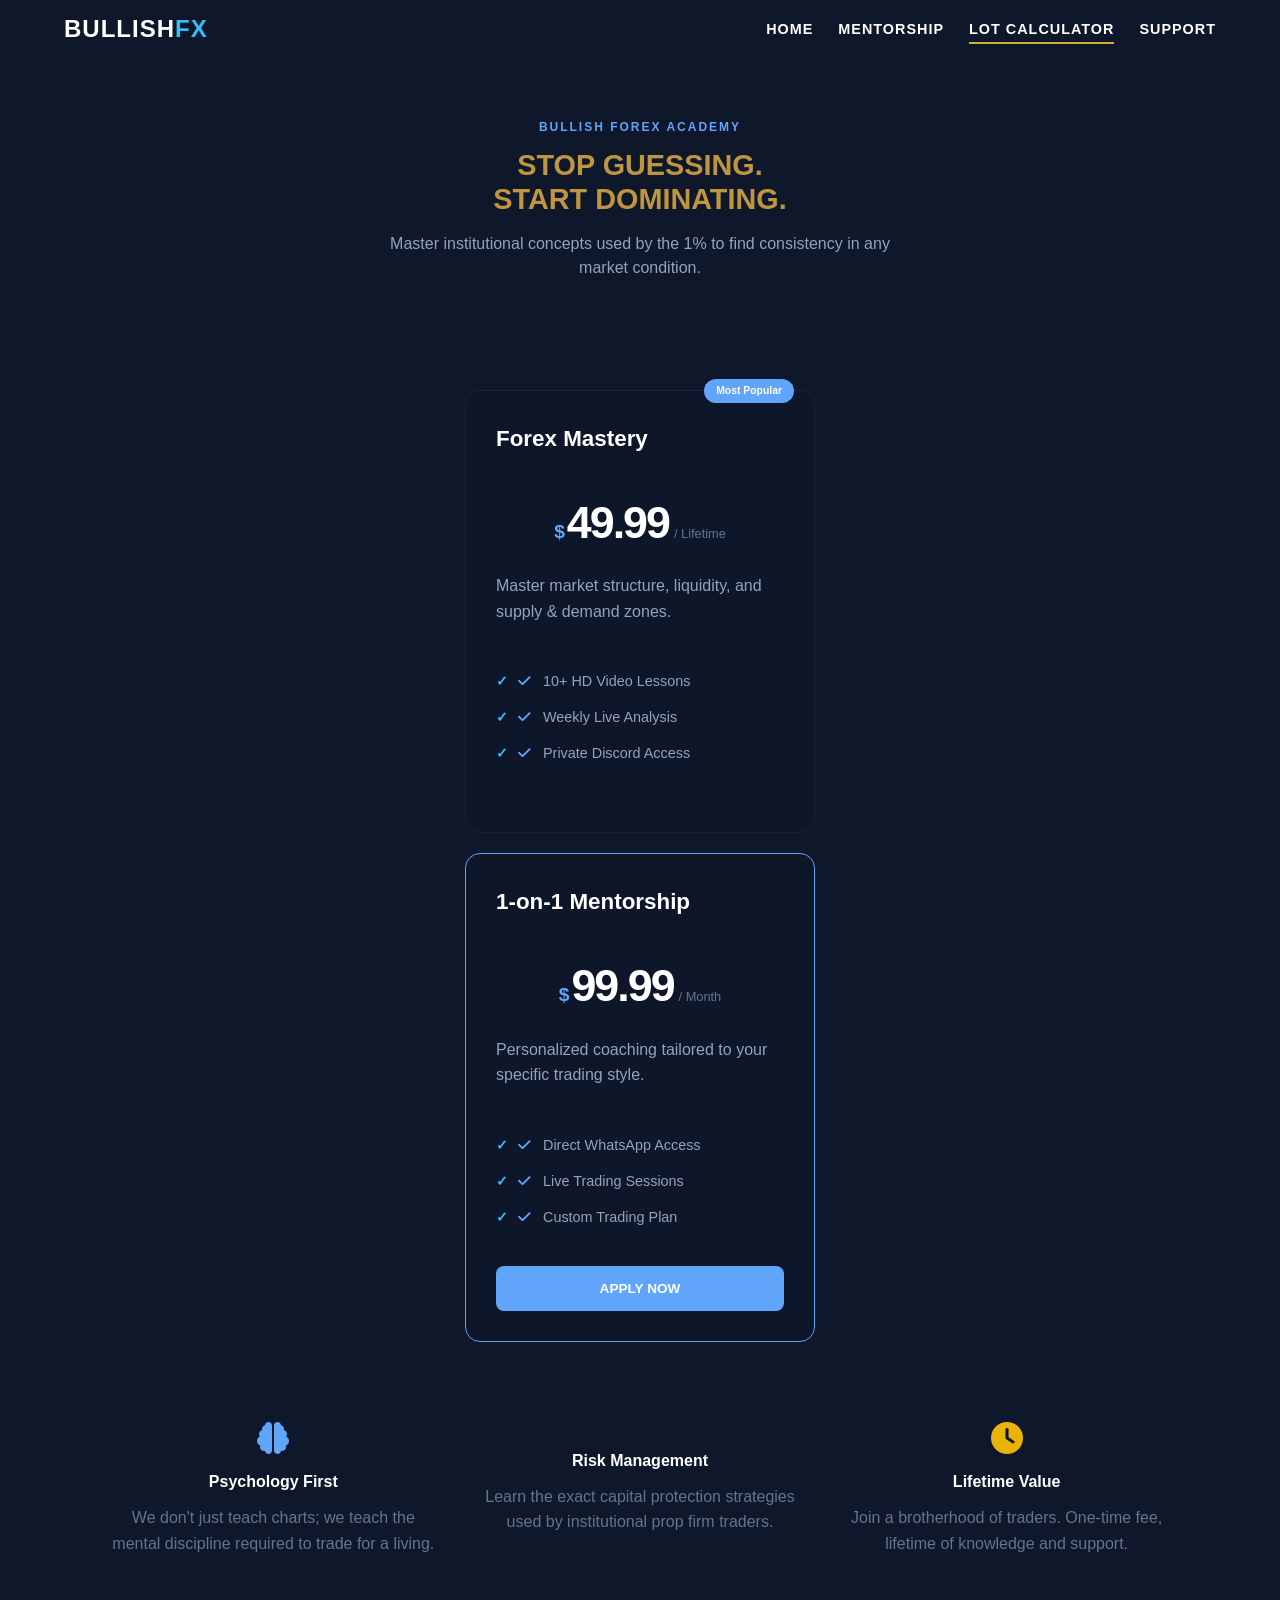
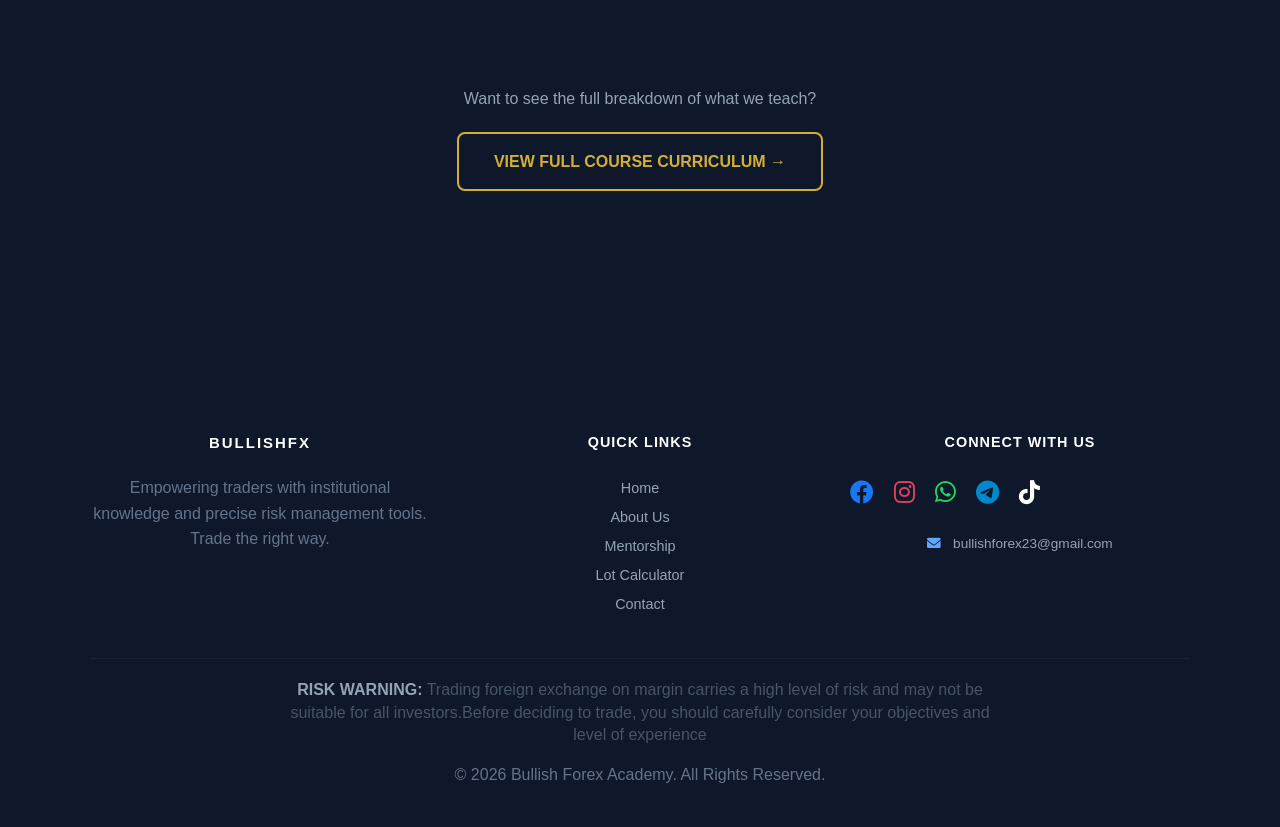
<file: mentorship.html>
<!DOCTYPE html>
<html lang="en">
<head>
    <meta charset="UTF-8">
    <meta name="viewport" content="width=device-width, initial-scale=1.0">
    <title>Mentorship | Your Brand Name</title>
    <link rel="stylesheet" href="style.css">
    <link rel="stylesheet" href="https://cdnjs.cloudflare.com/ajax/libs/font-awesome/6.0.0/css/all.min.css">
</head>
<body>
<body class="dark-theme">
<nav class="navbar">
     <div class="menu-toggle" id="mobile-menu">
        <span class="bar"></span>
        <span class="bar"></span>
        <span class="bar"></span>
    </div>

       
        <div class="logo">BULLISH<span class="highlight-gold">FX</span></div>
        <ul class="nav-links">
            <li><a href="index.html">Home</a></li>
            <li><a href="mentorship.html">Mentorship</a></li>
            <li><a href="calculator.html" class="active-gold">Lot Calculator</a></li>
            <li><a href="contact.html">Support</a></li>
        </ul>
    </nav>


  <section class="mentorship-hero" style="padding: 60px 20px 40px 20px; text-align: center;">
    <div style="max-width: 800px; margin: 0 auto;">
        <span style="color: #60a5fa; text-transform: uppercase; letter-spacing: 2px; font-weight: bold; font-size: 0.75rem; display: block; margin-bottom: 10px;">Bullish Forex Academy</span>
        <h1 style="font-size: 1.9rem; color: #bf953f; margin-bottom: 15px; line-height: 1.2; text-transform: uppercase;">
            Stop Guessing. <br><span class="gold-text">Start Dominating.</span>
        </h1>
        <p style="color: #94a3b8; font-size: 1rem; line-height: 1.5; max-width: 550px; margin: 0 auto;">
            Master institutional concepts used by the 1% to find consistency in any market condition.
        </p>
    </div>
</section>

   <div class="course-grid" style="display: flex; justify-content: center; gap: 20px; flex-wrap: wrap; padding: 20px;">
    
    <div class="course-card" style="background: rgba(15, 23, 42, 0.5); border: 1px solid rgba(255,255,255,0.05); padding: 30px; border-radius: 15px; width: 300px; position: relative;">
        <div class="course-badge" style="position: absolute; top: -12px; right: 20px; background: #60a5fa; color: #fff; padding: 4px 12px; border-radius: 15px; font-size: 0.65rem; font-weight: bold;">Most Popular</div>
        <h3 style="color: #fff; font-size: 1.4rem; margin-bottom: 10px;">Forex Mastery</h3>
        
        <div class="price-container" style="margin-bottom: 15px;">
            <span class="currency" style="color: #60a5fa; font-size: 1.2rem;">$</span>
            <span class="price" style="color: #fff; font-size: 2.8rem; font-weight: bold;">49.99</span>
            <span class="duration" style="color: #64748b; font-size: 0.8rem;">/ Lifetime</span>
        </div>

        <p style="color: #94a3b8; font-size: 0.9rem; margin-bottom: 20px;">Master market structure, liquidity, and supply & demand zones.</p>
        <ul class="course-features" style="list-style: none; padding: 0; color: #cbd5e1; line-height: 1.8; font-size: 0.9rem;">
            <li><i class="fas fa-check" style="color: #60a5fa; margin-right: 8px;"></i> 10+ HD Video Lessons</li>
            <li><i class="fas fa-check" style="color: #60a5fa; margin-right: 8px;"></i> Weekly Live Analysis</li>
            <li><i class="fas fa-check" style="color: #60a5fa; margin-right: 8px;"></i> Private Discord Access</li>
        </ul>
    </div>

    <div class="course-card elite" style="background: rgba(15, 23, 42, 0.5); border: 1px solid #60a5fa; padding: 30px; border-radius: 15px; width: 300px;">
        <h3 style="color: #fff; font-size: 1.4rem; margin-bottom: 10px;">1-on-1 Mentorship</h3>
        
        <div class="price-container" style="margin-bottom: 15px;">
            <span class="currency" style="color: #60a5fa; font-size: 1.2rem;">$</span>
            <span class="price" style="color: #fff; font-size: 2.8rem; font-weight: bold;">99.99</span>
            <span class="duration" style="color: #64748b; font-size: 0.8rem;">/ Month</span>
        </div>

        <p style="color: #94a3b8; font-size: 0.9rem; margin-bottom: 20px;">Personalized coaching tailored to your specific trading style.</p>
        <ul class="course-features" style="list-style: none; padding: 0; color: #cbd5e1; line-height: 1.8; font-size: 0.9rem; margin-bottom: 25px;">
            <li><i class="fas fa-check" style="color: #60a5fa; margin-right: 8px;"></i> Direct WhatsApp Access</li>
            <li><i class="fas fa-check" style="color: #60a5fa; margin-right: 8px;"></i> Live Trading Sessions</li>
            <li><i class="fas fa-check" style="color: #60a5fa; margin-right: 8px;"></i> Custom Trading Plan</li>
        </ul>
        <a href="https://wa.me/263789905107" class="btn-solid" style="display: block; text-align: center; background: #60a5fa; color: #fff; padding: 12px; border-radius: 8px; text-decoration: none; font-weight: bold; font-size: 0.85rem; text-transform: uppercase;">Apply Now</a>
    </div>
</div>

    <section style="padding: 60px 20px; max-width: 1100px; margin: 0 auto;">
        <div style="display: grid; grid-template-columns: repeat(auto-fit, minmax(280px, 1fr)); gap: 40px; text-align: center;">
            <div>
                <i class="fas fa-brain" style="font-size: 2rem; color: #60a5fa; margin-bottom: 15px;"></i>
                <h4 style="color: #fff; margin-bottom: 10px;">Psychology First</h4>
                <p style="color: #64748b; font-size: 0.9rem;">We don't just teach charts; we teach the mental discipline required to trade for a living.</p>
            </div>
            <div>
                <i class="fas fa-shield-halved" style="font-size: 2rem; color: #22c55e; margin-bottom: 15px;"></i>
                <h4 style="color: #fff; margin-bottom: 10px;">Risk Management</h4>
                <p style="color: #64748b; font-size: 0.9rem;">Learn the exact capital protection strategies used by institutional prop firm traders.</p>
            </div>
            <div>
                <i class="fas fa-clock" style="font-size: 2rem; color: #eab308; margin-bottom: 15px;"></i>
                <h4 style="color: #fff; margin-bottom: 10px;">Lifetime Value</h4>
                <p style="color: #64748b; font-size: 0.9rem;">Join a brotherhood of traders. One-time fee, lifetime of knowledge and support.</p>
            </div>
        </div>
    </section>

</body>

        <div class="curriculum-footer">
            <p>Want to see the full breakdown of what we teach?</p>
            <a href="curriculum.html" class="curriculum-link">View Full Course Curriculum →</a>
        </div>
</div>
    </div>
<script src="script.js"></script>
<footer style="background: #0a0e17; padding: 60px 20px 20px 20px; border-top: 1px solid rgba(255, 255, 255, 0.05); margin-top: 50px;">
    <div style="max-width: 1100px; margin: 0 auto; display: grid; grid-template-columns: repeat(auto-fit, minmax(250px, 1fr)); gap: 40px; text-align: left;">
        
        <div>
            <h3 style="color: #fff; margin-bottom: 20px; text-transform: uppercase; letter-spacing: 2px;">Bullish<span class="gold-text">FX</span></h3>
            <p style="color: #64748b; font-size: 0.9rem; line-height: 1.6;">Empowering traders with institutional knowledge and precise risk management tools. Trade the right way.</p>
        </div>

        <div>
            <h4 style="color: #fff; margin-bottom: 20px; text-transform: uppercase; font-size: 0.9rem; letter-spacing: 1px;">Quick Links</h4>
            <ul style="list-style: none; padding: 0; line-height: 2;">
                <li><a href="index.html" style="color: #94a3b8; text-decoration: none; font-size: 0.9rem;">Home</a></li>
                <li><a href="index.html#about" style="color: #94a3b8; text-decoration: none; font-size: 0.9rem;">About Us</a></li>
                <li><a href="mentorship.html" style="color: #94a3b8; text-decoration: none; font-size: 0.9rem;">Mentorship</a></li>
                <li><a href="calculator.html" style="color: #94a3b8; text-decoration: none; font-size: 0.9rem;">Lot Calculator</a></li>
                <li><a href="index.html#contact" style="color: #94a3b8; text-decoration: none; font-size: 0.9rem;">Contact</a></li>
            </ul>
        </div>

        <div>
    <h4 style="color: #fff; margin-bottom: 20px; text-transform: uppercase; font-size: 0.9rem; letter-spacing: 1px;">Connect With Us</h4>
    
    <div style="display: flex; gap: 20px; margin-bottom: 20px;">
        <a href="https://facebook.com/Bullish Forex Academy" target="_blank" style="color: #1877F2; font-size: 1.5rem;">
            <i class="fab fa-facebook"></i>
        </a>
        
        <a href="https://instagram.com/bullish_forex" target="_blank" style="color: #E4405F; font-size: 1.5rem;">
            <i class="fab fa-instagram"></i>
        </a>
        
        <a href="https://wa.me/263789905107" target="_blank" style="color: #25D366; font-size: 1.5rem;">
            <i class="fab fa-whatsapp"></i>
        </a>

        <a href="https://t.me/bullish_23" target="_blank" style="color: #0088cc; font-size: 1.5rem;">
            <i class="fab fa-telegram"></i>
        </a>

        <a href="https://tiktok.com/@your_handle" target="_blank" style="color: #fff; font-size: 1.5rem;">
            <i class="fab fa-tiktok"></i>
        </a>
    </div>

    <a href="mailto:bullishforex23@gmail.com" style="color: #94a3b8; font-size: 0.85rem; text-decoration: none; display: block; margin-top: 10px;">
        <i class="fas fa-envelope" style="margin-right: 8px; color: #60a5fa;"></i> bullishforex23@gmail.com
    </a>
</div>
    </div>

    <div style="max-width: 1100px; margin: 40px auto 0 auto; padding-top: 20px; border-top: 1px solid rgba(255, 255, 255, 0.05); text-align: center;">
        <p style="color: #475569; font-size: 0.7rem; line-height: 1.4; margin-bottom: 15px;">
            <span style="color: #94a3b8; font-weight: bold;">RISK WARNING:</span> Trading foreign exchange on margin carries a high level of risk and may not be suitable for all investors.Before deciding to trade, you should carefully consider your objectives and level of experience
        </p>
        <p style="color: #64748b; font-size: 0.75rem;">&copy; 2026 Bullish Forex Academy. All Rights Reserved.</p>
    </div>
</footer>
</body>
</html>
</file>
<file: style.css>
html {
    scroll-behavior: smooth;
}

/* Give each section some breathing room so it feels like a new page */
.content-section {
    min-height: 100vh; /* This makes each section take up the full screen */
    padding: 80px 20px;
    display: flex;
    flex-direction: column;
    justify-content: center;
    align-items: center;
}

/* General Reset */
* {
    margin: 0;
    padding: 0;
    box-sizing: border-box;
}

body {
    font-family: 'Inter', sans-serif;
    background-color: #0f172a; /* Deep dark blue */
    color: #f8fafc;
    line-height: 1.6;
}

.container {
    max-width: 1100px;
    margin: 0 auto;
    padding: 0 20px;
}




nav {
    display: flex;
    justify-content: space-between;
    align-items: center;
}

header {
    position: sticky; /* or fixed */
    top: 0;
    width: 100%;
    z-index: 9999 !important; /* This forces it to the front */
    background-color: #0a0e17; /* Ensure it has a solid background so you can't see text behind it */
}


.logo {
    font-size: 24px;
    font-weight: 700;
    letter-spacing: 1px;
}

.logo span {
    color: #38bdf8; /* Accent light blue */
}

.nav-links {
    list-style: none;
    display: flex;
    gap: 30px;
    align-items: center;
}

.nav-links a {
    text-decoration: none;
    color: #94a3b8;
    font-weight: 500;
    transition: 0.3s;
}

.nav-links a:hover, .nav-links a.active {
    color: #38bdf8;
}

/* Hero Section */
.hero {
    padding: 100px 0;
    text-align: center;
}

.hero-home h1 {
    font-size: 2.5rem;          /* Much bigger letters */
    font-weight: 900;          /* Maximum thickness */
    text-transform: uppercase; /* Makes it look more institutional */
    letter-spacing: 4px;       /* Spreads the letters apart */
    line-height: 1.1;
    color: #ffffff;
    margin-bottom: 20px;
    max-width: 1000px;         /* Prevents it from getting too skinny */
}

    .nav-links.active {
        display: flex !important;
    }



.hero p {
    color: #94a3b8;
    font-size: 1.2rem;
    margin-bottom: 30px;
}

/* Buttons */
.btn-primary {
    background: #38bdf8;
    color: #0f172a !important;
    padding: 12px 25px;
    border-radius: 5px;
    font-weight: 700;
}

.btn-secondary {
    border: 1px solid #38bdf8;
    color: #38bdf8 !important;
    padding: 12px 25px;
    border-radius: 5px;
    margin-left: 10px;
    text-decoration: none;
}

/* Market Card */
.market-preview .card {
    background: #1e293b;
    padding: 40px;
    border-radius: 12px;
    border: 1px solid #334155;
}

/* Footer */
footer {
    padding: 50px 0;
    font-size: 0.8rem;
    color: #64748b;
    text-align: center;
}

.risk {
    margin-top: 20px;
    border-top: 1px solid #1e293b;
    padding-top: 20px;
}

/* Pricing Section */
.pricing-grid {
    display: flex;
    justify-content: center;
    gap: 30px;
    flex-wrap: wrap;
    margin-top: 40px;
}

.price-card {
    background: #1e293b;
    padding: 40px;
    border-radius: 15px;
    border: 1px solid #334155;
    width: 320px;
    transition: transform 0.3s ease;
}

.price-card:hover {
    transform: translateY(-10px);
}

.price-card.featured {
    border: 2px solid #38bdf8;
    position: relative;
}

.price-card h3 {
    margin-bottom: 15px;
    color: #f8fafc;
}

.price-card .price {
    font-size: 2.5rem;
    font-weight: 700;
    margin-bottom: 20px;
}

.price-card .price span {
    font-size: 1rem;
    color: #94a3b8;
}

.price-card ul {
    list-style: none;
    text-align: left;
    margin-bottom: 30px;
    color: #94a3b8;
}

.price-card ul li {
    margin-bottom: 10px;
}

.price-card ul li::before {
    content: "✓";
    color: #38bdf8;
    margin-right: 10px;
}

/* WhatsApp/Call Button Style */
.btn-whatsapp {
    background-color: #25d366; /* WhatsApp Green */
    color: white !important;
    padding: 8px 15px;
    border-radius: 20px;
    font-weight: bold;
    text-decoration: none;
    transition: 0.3s;
}

.btn-whatsapp:hover {
    background-color: #128c7e;
    transform: scale(1.05);
}

.btn-call {
    background-color: #38bdf8; /* Your Theme Blue */
    color: #0f172a !important;
    padding: 8px 15px;
    border-radius: 20px;
    font-weight: bold;
    text-decoration: none;
}

/* Fixing the Logo Size */
.main-logo {
    height: 50px;           /* Adjust size as needed */
    width: 50px;            /* Width and Height must be equal for a perfect circle */
    object-fit: cover;      /* Prevents the image from stretching */
    
    /* THE MAGIC LINE */
    border-radius: 50%;     /* This makes it round */
    
    /* OPTIONAL: Adds a subtle border to make it pop against the navy */
    border: 2px solid rgba(255, 255, 255, 0.1); 
    
    transition: transform 0.3s ease;
}

.main-logo:hover {
    transform: scale(1.05); /* Slight grow effect when you hover */
}
}

/* Optional: Add a little space around it */
.logo {
    padding: 5px 0;
}

/* Mobile Menu Styling */
.menu-toggle {
    display: none; /* Hidden by default on computer */
    flex-direction: column;
    cursor: pointer;
}

.bar {
    width: 25px;
    height: 3px;
    background-color: white;
    margin: 4px 0;
    transition: 0.4s;
}


.hero-home {
    position: relative;
    width: 100%;
    min-height: 80vh; /* Takes up 80% of the screen height */
    display: flex;
    align-items: center;
    justify-content: center;
    overflow: hidden;
    background-color: #0f172a; /* Your deep navy background */
}
/* --- 1. FULL PAGE WATERMARK --- */
.home-page {
    background-color: #0f172a; /* Professional Navy */
    margin: 0;
}

/* This ensures the body itself doesn't have a color blocking the logo */
.home-page {
    background-color: #0f172a !important; 
    position: relative;
    min-height: 100vh;
}

/* We use ::before on the body to act as the bottom-most layer */
.home-page::before {
    content: "";
    position: fixed;
    top: 0;
    left: 0;
    width: 100%;
    height: 100%;
    
    /* DOUBLE CHECK: Is your image exactly logo.png? */
    background-image: url('logo.png'); 
    background-repeat: no-repeat;
    background-position: center 150px;
    background-size: 80%; /* Start at 50% to see if it appears */
    
    opacity: 0.1; /* Visible enough to test */
    z-index: -1;   /* Behind everything */
    pointer-events: none;
}

/* This forces all sections to be see-through so the logo shows behind them */
.tradingview-widget-container, 
section, 
header, 
main {
    background: transparent !important;
    position: relative;
    z-index: 1; /* Keeps content above the logo */
}

/* --- 2. HERO CONTENT --- */
.hero-home {
    height: 85vh;
    display: flex;
    flex-direction: column;
    align-items: center;
    justify-content: center;
    text-align: center;
    padding: 0 20px;
}

.highlight {
    color: #38bdf8; /* Sharp Sky Blue */
}

/* --- 3. THE BUTTONS (Fixing the "Empty" space) --- */
.hero-actions {
    display: flex;
    gap: 20px;
    margin-top: 30px;
}

.btn-main {
    background-color: #38bdf8;
    color: #0f172a;
    padding: 14px 28px;
    border-radius: 6px;
    text-decoration: none;
    font-weight: bold;
    transition: 0.3s;
}

.btn-outline {
    border: 2px solid #38bdf8;
    color: #38bdf8;
    padding: 12px 28px;
    border-radius: 6px;
    text-decoration: none;
    font-weight: bold;
    transition: 0.3s;
}

.btn-main:hover { background-color: #7dd3fc; }
.btn-outline:hover { background-color: rgba(56, 189, 248, 0.1); }

.hero-mockup {
    margin-top: 50px;
    display: flex;
    justify-content: center;
}

.device-img {
    max-width: 600px; /* Adjust this to make the phone/laptop bigger or smaller */
    width: 100%;
    height: auto;
    filter: drop-shadow(0 20px 50px rgba(0,0,0,0.8)); /* Adds a 3D shadow */
    transition: transform 0.5s ease;
}

.device-img:hover {
    transform: scale(1.02) translateY(-10px); /* Makes it "pop" when hovered */
}

/* --- CONTACT PAGE LAYOUT --- */
.contact-container {
    display: flex;
    justify-content: center;
    gap: 40px;
    max-width: 1100px;
    margin: 80px auto;
    padding: 0 20px;
}

.contact-box, .testimonial-column {
    flex: 1; /* Makes both sides equal width */
}

/* --- FORM STYLING --- */
.styled-form {
    display: flex;
    flex-direction: column;
    gap: 15px;
    margin-top: 20px;
}

.input-group {
    display: flex;
    gap: 10px;
}

.styled-form input, .styled-form textarea {
    background: rgba(255, 255, 255, 0.05); /* Slight transparent white */
    border: 1px solid rgba(56, 189, 248, 0.2);
    padding: 15px;
    color: white;
    border-radius: 5px;
    font-size: 1rem;
    outline: none;
}

.styled-form input:focus {
    border-color: #38bdf8;
}

/* --- TESTIMONIAL CARDS --- */
.t-card {
    background: linear-gradient(145deg, rgba(255,255,255,0.05), rgba(255,255,255,0.01));
    padding: 20px;
    border-radius: 10px;
    margin-bottom: 15px;
    border-left: 3px solid #38bdf8; /* Blue brand accent */
}

.t-card p {
    font-style: italic;
    color: #94a3b8;
    margin-bottom: 8px;
    line-height: 1.5;
}

.student-name {
    color: #38bdf8;
    font-weight: bold;
    font-size: 0.9rem;
}



/* --- MENTORSHIP SECTION --- */
.mentorship-section {
    padding: 80px 20px;
    text-align: center;
}

.course-grid {
    display: grid;
    grid-template-columns: repeat(auto-fit, minmax(300px, 1fr));
    gap: 30px;
    margin-top: 50px;
    max-width: 1000px;
    margin-left: auto;
    margin-right: auto;
}

/* --- THE CARDS --- */
.course-card {
    background: rgba(255, 255, 255, 0.03);
    border: 1px solid rgba(56, 189, 248, 0.2);
    padding: 40px 30px;
    border-radius: 15px;
    transition: all 0.3s ease;
    position: relative;
    display: flex;
    flex-direction: column;
    justify-content: space-between;
}

.course-card:hover {
    transform: translateY(-10px);
    border-color: #38bdf8;
    background: rgba(56, 189, 248, 0.05);
    box-shadow: 0 20px 40px rgba(0, 0, 0, 0.4);
}

.course-badge {
    position: absolute;
    top: -15px;
    right: 20px;
    background: #38bdf8;
    color: #0f172a;
    padding: 5px 15px;
    border-radius: 20px;
    font-size: 0.8rem;
    font-weight: bold;
}

.course-features {
    list-style: none;
    padding: 0;
    margin: 25px 0;
    text-align: left;
}

.course-features li {
    margin-bottom: 10px;
    color: #94a3b8;
}

.course-features li::before {
    content: "✓";
    color: #38bdf8;
    margin-right: 10px;
    font-weight: bold;
}

/* --- PRICE STYLING --- */
.price-container {
    margin: 20px 0;
    display: flex;
    align-items: baseline;
    justify-content: center;
    color: #38bdf8;
}

.currency {
    font-size: 1.5rem;
    color: #38bdf8; /* The Blue Accent */
    font-weight: bold;
    margin-right: 2px;
}

.price {
    font-size: 3.5rem;
    font-weight: 900;
    letter-spacing: -2px;
}

.duration {
    font-size: 1rem;
    color: #94a3b8;
    margin-left: 5px;
}

/* Make the "Elite" card stand out slightly more */
.course-card.elite {
    border: 2px solid #38bdf8;
    background: rgba(56, 189, 248, 0.05);
}

.module-list {
    max-width: 800px;
    margin: 40px auto;
    text-align: left;
}

.module-item {
    background: rgba(255, 255, 255, 0.02);
    border: 1px solid rgba(56, 189, 248, 0.1);
    padding: 25px;
    margin-bottom: 15px;
    border-radius: 12px;
}

.module-header {
    display: flex;
    align-items: center;
    gap: 15px;
    margin-bottom: 10px;
}

.module-number {
    color: #38bdf8;
    font-weight: 900;
    font-size: 1.2rem;
    opacity: 0.5;
}

.module-item h4 {
    margin: 0;
    font-size: 1.3rem;
}

/* --- CURRICULUM PAGE OVERRIDE --- */
.curriculum-page-body {
    background-color: #0a0e17 !important; /* Forces the deep navy */
    background-image: none !important;    /* Removes that giant bull logo */
    color: white;
    margin: 0;
    font-family: 'Inter', sans-serif;
}

.curriculum-content {
    padding: 100px 20px;
    min-height: 100vh;
}

.curriculum-header h1 {
    font-size: 3rem;
    margin-bottom: 10px;
}

.highlight {
    color: #38bdf8;
}

.curriculum-stack {
    max-width: 800px;
    margin: 50px auto;
    display: flex;
    flex-direction: column;
    gap: 20px;
}

.curriculum-row {
    background: rgba(255, 255, 255, 0.03);
    border: 1px solid rgba(56, 189, 248, 0.1);
    padding: 30px;
    border-radius: 15px;
    text-align: left;
    transition: 0.3s;
}

.curriculum-row:hover {
    border-color: #38bdf8;
    background: rgba(56, 189, 248, 0.05);
}

.step-tag {
    color: #38bdf8;
    font-weight: bold;
    text-transform: uppercase;
    font-size: 0.8rem;
    letter-spacing: 1px;
}

.curriculum-back {
    margin-top: 50px;
    text-align: center;
}

/* Button Styling if not already in your CSS */
.btn-outline {
    border: 1px solid #38bdf8;
    color: #38bdf8;
    padding: 12px 25px;
    text-decoration: none;
    border-radius: 5px;
    transition: 0.3s;
}

.btn-outline:hover {
    background: #38bdf8;
    color: #0a0e17;
}

/* --- VERTICAL CURRICULUM LAYOUT --- */
.curriculum-stack {
    max-width: 700px;
    margin: 60px auto;
    display: flex;
    flex-direction: column; /* Forces vertical order */
    gap: 0; /* Removing gap to let the lines connect */
}

.curriculum-row {
    display: flex; /* Puts bullet next to text */
    gap: 30px;
    padding-bottom: 40px; /* Space between steps */
}

/* --- THE BULLET & LINE --- */
.bullet-container {
    display: flex;
    flex-direction: column;
    align-items: center;
}

.glow-bullet {
    width: 14px;
    height: 14px;
    background: #38bdf8;
    border-radius: 50%;
    box-shadow: 0 0 15px rgba(56, 189, 248, 0.8);
    z-index: 2;
}

.line {
    width: 2px;
    flex-grow: 1; /* Makes the line stretch to the next bullet */
    background: rgba(56, 189, 248, 0.2);
    margin: 10px 0;
}

/* --- TEXT CONTENT --- */
.module-info {
    text-align: left;
    background: rgba(255, 255, 255, 0.02);
    padding: 25px;
    border-radius: 12px;
    border: 1px solid rgba(255, 255, 255, 0.05);
    flex: 1;
}

.step-tag {
    color: #38bdf8;
    font-weight: 800;
    font-size: 0.7rem;
    text-transform: uppercase;
    letter-spacing: 1.5px;
}

.module-info h3 {
    margin: 10px 0;
    font-size: 1.5rem;
}

.module-info p {
    color: #94a3b8;
    line-height: 1.6;
}

/* THE GOLD BUTTON STYLING */
.curriculum-btn {
    display: inline-block;
    padding: 15px 35px;
    background: transparent;
    color: #d4af37; /* Premium Gold Color */
    border: 2px solid #d4af37; /* Gold Border */
    border-radius: 8px;
    text-decoration: none;
    font-weight: bold;
    text-transform: uppercase;
    letter-spacing: 1px;
    transition: all 0.3s ease;
    box-shadow: 0 0 10px rgba(212, 175, 55, 0.1); /* Subtle gold glow */
}

/* THE HOVER EFFECT */
.curriculum-btn:hover {
    background: #d4af37;
    color: #0a0e17; /* Dark text on gold background */
    box-shadow: 0 0 25px rgba(212, 175, 55, 0.5); /* Stronger glow on hover */
    transform: translateY(-3px);
}

/* --- GOLD BUTTON FIX --- */
.curriculum-footer {
    text-align: center;
    margin-top: 50px;
    padding-bottom: 80px;
}

/* We use a very specific selector to force the color */
a.curriculum-btn {
    display: inline-block !important;
    padding: 15px 35px !important;
    background: transparent !important;
    color: #d4af37 !important; /* Gold */
    border: 2px solid #d4af37 !important;
    border-radius: 8px !important;
    text-decoration: none !important;
    font-weight: bold !important;
    text-transform: uppercase !important;
    transition: all 0.3s ease !important;
}

a.curriculum-btn:hover {
    background: #d4af37 !important;
    color: #0a0e17 !important;
    box-shadow: 0 0 20px rgba(212, 175, 55, 0.5) !important;
}

/* --- THE GOLD BUTTON FIX --- */
.curriculum-footer {
    text-align: center;
    margin: 50px 0 100px; /* Gives it space at the bottom */
}

.curriculum-footer p {
    color: #94a3b8;
    margin-bottom: 20px;
}

/* Matching the class name in your HTML */
a.curriculum-link {
    display: inline-block !important;
    padding: 15px 35px !important;
    background: transparent !important;
    color: #d4af37 !important; /* Premium Gold */
    border: 2px solid #d4af37 !important;
    border-radius: 8px !important;
    text-decoration: none !important;
    font-weight: bold !important;
    text-transform: uppercase !important;
    transition: all 0.3s ease !important;
}

a.curriculum-link:hover {
    background: #d4af37 !important;
    color: #0a0e17 !important; /* Dark text when hovered */
    box-shadow: 0 0 20px rgba(212, 175, 55, 0.4) !important;
    transform: translateY(-3px);
}

/* --- CALCULATOR STYLING --- */
.calc-container {
    max-width: 500px;
    margin: 80px auto;
    padding: 20px;
}

.calc-header {
    text-align: center;
    margin-bottom: 40px;
}

.calc-box {
    background: rgba(255, 255, 255, 0.02);
    padding: 30px;
    border-radius: 15px;
    border: 1px solid rgba(212, 175, 55, 0.2);
    backdrop-filter: blur(10px);
}

.calc-box label {
    display: block;
    margin-bottom: 8px;
    font-size: 0.9rem;
    color: #94a3b8;
}

.result-display {
    margin-top: 30px;
    padding-top: 20px;
    border-top: 1px solid rgba(255, 255, 255, 0.1);
    display: flex;
    justify-content: space-between;
}

.result-item span {
    font-size: 0.8rem;
    color: #94a3b8;
}

.result-item h3 {
    margin-top: 5px;
    font-size: 1.4rem;
}

/* This targets the container holding your Logo and Hamburger */
.header, .navbar {
    display: flex !important;
    justify-content: space-between; /* This pushes them to opposite sides */
    align-items: center;           /* Keeps them vertically centered */
    padding: 10px 5%;              /* Gives some breathing room on the sides */
    width: 100%;
    box-sizing: border-box;
    position: relative;            /* Important for the menu dropdown position */
}

/* Ensure the logo doesn't take up too much space */
.logo img {
    height: 50px; /* Adjust based on your BullishFX logo size */
    width: auto;
}
}

.nav-links {
    display: flex;
    list-style: none;
    gap: 30px;
}

.nav-links a {
    text-decoration: none;
    color: #94a3b8;
    transition: 0.3s;
}

.active-gold {
    color: #d4af37 !important;
    font-weight: bold;
}

.calc-input {
    width: 100%;
    padding: 12px;
    background: rgba(0, 0, 0, 0.3);
    border: 1px solid rgba(255, 255, 255, 0.1);
    border-radius: 8px;
    color: white;
    margin-top: 5px;
}

/* --- FAQ ACCORDION --- */
.faq-container {
    max-width: 800px;
    margin: 80px auto;
    padding: 0 20px;
}

.faq-header {
    text-align: center;
    margin-bottom: 50px;
}

.accordion-item {
    margin-bottom: 15px;
    background: rgba(255, 255, 255, 0.02);
    border: 1px solid rgba(212, 175, 55, 0.1);
    border-radius: 10px;
    overflow: hidden;
    transition: all 0.3s ease;
}

.accordion-label {
    display: block;
    padding: 20px;
    font-weight: 600;
    cursor: pointer;
    position: relative;
    transition: background 0.3s;
}

.accordion-label:hover {
    background: rgba(212, 175, 55, 0.05);
}

/* The arrow indicator */
.accordion-label::after {
    content: '+';
    position: absolute;
    right: 20px;
    color: #d4af37;
    font-size: 1.2rem;
}

.accordion-content {
    max-height: 0;
    overflow: hidden;
    transition: all 0.4s cubic-bezier(0, 1, 0, 1);
    background: rgba(0, 0, 0, 0.2);
}

.accordion-content p {
    padding: 20px;
    color: #94a3b8;
    line-height: 1.6;
}

/* Hide the checkbox */
.accordion-input {
    display: none;
}

/* The Magic: Open accordion when checked */
.accordion-input:checked ~ .accordion-content {
    max-height: 500px; /* Large enough to fit text */
    transition: all 0.4s cubic-bezier(1, 0, 1, 0);
}

.accordion-input:checked ~ .accordion-label::after {
    content: '-';
}

.accordion-input:checked ~ .accordion-label {
    color: #d4af37;
}

/* --- Calculator Refinement --- */

/* Labels on the left */
.input-group label {
    display: block;
    color: #60a5fa; /* Professional Light Blue */
    font-size: 0.9rem;
    font-weight: 600;
    margin-bottom: 8px;
    text-transform: uppercase;
    letter-spacing: 1px;
}

/* The Inputs */
.calc-input {
    width: 100%;
    padding: 12px;
    background: rgba(30, 41, 59, 0.5); /* Darker blue-ish slate */
    border: 1px solid rgba(212, 175, 55, 0.2);
    border-radius: 6px;
    color: white;
    font-family: 'Inter', sans-serif;
    outline: none;
    transition: border 0.3s;
}

.calc-input:focus {
    border-color: #d4af37; /* Gold border on click */
}

/* The Gold Calculate Button */
.calc-btn {
    width: 100%;
    padding: 15px;
    background: #d4af37; /* Solid Gold */
    color: #000; /* Black text for high contrast */
    border: none;
    border-radius: 6px;
    font-weight: 700;
    text-transform: uppercase;
    cursor: pointer;
    margin-top: 10px;
    transition: transform 0.2s, background 0.3s;
}

.calc-btn:hover {
    background: #f1c40f; /* Brighter gold on hover */
    transform: translateY(-2px);
    box-shadow: 0 5px 15px rgba(212, 175, 55, 0.3);
}

/* Result Section Text */
.result-item span {
    color: #60a5fa; /* Blue for the labels below too */
    font-size: 0.85rem;
    text-transform: uppercase;
}

/* --- Premium Gold Navbar --- */

.nav-links a {
    text-decoration: none;
    color: #ffffff; /* Start with white for readability */
    font-weight: 500;
    font-size: 0.95rem;
    transition: all 0.3s ease;
    letter-spacing: 0.5px;
}

/* Change all links to gold when you hover */
.nav-links a:hover {
    color: #d4af37;
    text-shadow: 0 0 10px rgba(212, 175, 55, 0.3);
}

/* The active page link stays gold */
.active-gold {
    color: #d4af37 !important;
    font-weight: 700;
    border-bottom: 2px solid #d4af37;
    padding-bottom: 5px;
}

/* Update the logo to match */
.logo {
    font-weight: 800;
    font-size: 1.5rem;
    color: #ffffff;
    letter-spacing: 1px;
}

.highlight-gold {
    color: #d4af37;
}

/* 1. Make the whole page slide smoothly */
html {
    scroll-behavior: smooth;
}

/* 2. Style the Navbar Links */
.nav-links a {
    text-decoration: none;
    color: #ffffff; /* White by default */
    font-weight: 500;
    transition: 0.3s;
}

/* 3. Make them Gold on Hover */
.nav-links a:hover {
    color: #d4af37; /* BullishFX Gold */
}

/* 4. Fix the WhatsApp Button to stay Green/Gold */
.btn-whatsapp {
    background: #25d366;
    padding: 8px 15px;
    border-radius: 5px;
    color: white !important;
}

.btn-whatsapp:hover {
    background: #d4af37 !important; /* Turns Gold when you hover! */
    color: #000 !important;
}

/* Navbar Link Styling */
.nav-links a {
    text-decoration: none;
    color: #ffffff; /* White text */
    font-weight: 500;
    font-size: 0.9rem;
    transition: color 0.3s ease;
    text-transform: uppercase;
    letter-spacing: 1px;
}

/* Gold Hover Effect */
.nav-links a:hover {
    color: #d4af37; /* Signature Gold */
}

/* Remove the bullet points if they appear */
.nav-links {
    list-style: none;
    display: flex;
    align-items: center;
    gap: 20px;
}

/* --- Clean Professional Navbar --- */

.nav-links {
    list-style: none;
    display: flex;
    align-items: center;
    gap: 25px; /* Spacing between links */
}

.nav-links a {
    text-decoration: none;
    color: #ffffff; /* Start white for a clean look */
    font-weight: 600;
    font-size: 0.9rem;
    text-transform: uppercase;
    letter-spacing: 1px;
    transition: all 0.3s ease;
}

/* The Gold Hover Effect */
.nav-links a:hover {
    color: #d4af37; /* Bullish Gold */
    text-shadow: 0 0 8px rgba(212, 175, 55, 0.4); /* Subtle glow */
}

/* Styling the WhatsApp Button specifically */
.btn-whatsapp {
    background: #25d366;
    color: white !important; /* Keep text white even on hover */
    padding: 8px 18px;
    border-radius: 5px;
    font-weight: 700;
}

.btn-whatsapp:hover {
    background: #128c7e;
    transform: translateY(-2px); /* Slight lift effect */
}

/* --- Return to Dashboard Button --- */
.return-link {
    display: inline-block;
    margin-top: 30px;
    padding: 10px 25px;
    background-color: #1e293b; /* Deep Blue Slate */
    color: #60a5fa !important; /* Professional Light Blue */
    text-decoration: none;
    border: 1px solid #60a5fa;
    border-radius: 6px;
    font-size: 0.9rem;
    font-weight: 600;
    transition: all 0.3s ease;
}

.return-link:hover {
    background-color: #60a5fa;
    color: #000000 !important; /* Text turns black for contrast on hover */
    box-shadow: 0 0 15px rgba(96, 165, 250, 0.4);
    transform: translateY(-2px);
}



    /* THIS IS THE MISSING PIECE */
    .nav-links.active {
        display: flex !important; /* Forces the menu to show when clicked */
    }




nav.container {
    display: flex;
    justify-content: space-between;
    align-items: center;
    position: relative; /* THIS IS THE ANCHOR */
    padding: 15px 5%;
    background: #0a0e17;
}

nav.container {
    /* Replacing gold with a professional deep blue gradient */
    background: linear-gradient(90deg, #1e293b, #0f172a); 
    display: flex;
    justify-content: space-between;
    align-items: center;
    padding: 12px 5%;
    border-bottom: 2px solid #60a5fa; /* That bright blue from your heading */
    box-shadow: 0 4px 20px rgba(0, 0, 0, 0.5);
    border-radius: 8px;
    margin: 20px auto;
    width: 92%;
}

/* Make the text WHITE so it pops against the blue bar */
.nav-links a {
    color: #ffffff !important;
    font-weight: 600;
}

/* Hover effect: text turns to that bright light blue */
.nav-links a:hover {
    color: #60a5fa !important;
}

/* This creates the clear division between your pages */
.page-divider {
    height: 4px;
    width: 60%; /* Doesn't touch the edges, looks cleaner */
    background: linear-gradient(90deg, transparent, #60a5fa, transparent);
    margin: 0 auto;
    border-radius: 2px;
}
/* 1. The Section Container */
.content-section {
    min-height: 100vh; /* Force it to take the full screen */
    width: 100%;
    display: block;   /* Changed from flex to block to ensure content shows */
    position: relative;
    padding-top: 80px; /* Room for your fixed navbar */
    margin: 0;
    overflow: visible; /* Make sure content isn't being cut off */
    border: none !important; 
}

/* 2. The Single Razor-Thin Line */
.page-divider {
    display: block;
    height: 1px !important;
    width: 80%;
    margin: 0 auto;
    background: rgba(96, 165, 250, 0.3); /* Subtle blue */
    border: none !important;
}

/* 3. Ensure the Chart Container has height */
#main-trading-chart {
    min-height: 600px;
    width: 100%;
    display: block;
}

/* 3. Clean the footer so it doesn't add extra lines */
footer {
    background: transparent !important;
    border: none !important;
    padding: 20px 0;
}
}
/* 1. Reset the top ticker to stay thin */
.ticker-tape-container, 
header .tradingview-widget-container {
    height: 45px !important;
    overflow: hidden;
}

/* 2. Style the main market chart specifically */
#main-trading-chart {
    width: 100% !important;
    height: 600px !important;
    border: 2px solid #60a5fa; /* That Bullish blue border */
    border-radius: 12px;
    overflow: hidden;
}

/* 3. Ensure the container takes up the full width of the screen */
#markets .container {
    max-width: 95%;
    width: 100%;
    margin: 0 auto;
}

/* This ensures the space above and below the thin line is equal */
.content-section {
    padding: 80px 0 !important; /* Adjust this number to change the "breathing room" */
    margin: 0 !important;
}

/* This makes sure the first element in a section doesn't push the divider away */
.content-section h2 {
    margin-top: 0;
}

/* Professional Scaling */
h2 {
    font-size: 2rem !important; /* Was probably 3rem+ before */
    letter-spacing: 1px;
    margin-bottom: 15px;
}

p {
    font-size: 1rem !important; /* Clean, readable size */
    line-height: 1.6;
    max-width: 700px; /* Prevents text from stretching too wide */
    margin: 0 auto 20px;
}

.content-section {
    padding: 60px 0 !important; /* Reduces the massive gaps between sections */
}

.about-image {
    width: 100%;
    max-width: 300px; /* This is the "sweet spot" size */
    height: auto;
    border-radius: 15px;
    border: 1px solid rgba(96, 165, 250, 0.3);
    box-shadow: 0 0 30px rgba(96, 165, 250, 0.1); /* Subtle blue glow */
    display: block;
    margin: 0 auto;
}

#about p {
    line-height: 1.8;
    letter-spacing: 0.5px;
    color: #cbd5e1; /* A slightly brighter gray to make it readable against dark blue */
}

.contact-input {
    background: #0f172a !important;
    border: 1px solid #1e293b !important;
    padding: 12px 15px !important;
    border-radius: 6px !important;
    color: #fff !important;
    font-size: 0.9rem !important;
    width: 100%;
    outline: none;
    transition: 0.3s;
}

.contact-input:focus {
    border-color: #60a5fa !important;
    background: #1e293b !important;
}

/* Custom styling for the select dropdown arrow */
select.contact-input {
    appearance: none;
    cursor: pointer;
}

.social-icon-row a:hover {
    transform: translateY(-5px);
    box-shadow: 0 5px 15px rgba(255, 255, 255, 0.1);
    filter: brightness(1.2);
}

.testimonial-card {
    background: rgba(15, 23, 42, 0.5); /* Transparent dark blue */
    padding: 30px;
    border-radius: 15px;
    border: 1px solid rgba(255, 255, 255, 0.05);
    text-align: left;
    transition: 0.3s ease;
    display: flex;
    flex-direction: column;
    justify-content: space-between;
}

.testimonial-card:hover {
    transform: translateY(-10px);
    border-color: rgba(96, 165, 250, 0.4);
    background: rgba(15, 23, 42, 0.8);
    box-shadow: 0 10px 30px rgba(0, 0, 0, 0.5);
}

.mentorship-card {
    background: rgba(15, 23, 42, 0.6);
    backdrop-filter: blur(10px); /* This creates the "glass" look */
    border: 1px solid rgba(255, 255, 255, 0.1);
    box-shadow: 0 20px 50px rgba(0, 0, 0, 0.3);
    transition: all 0.4s ease;
}

.mentorship-card:hover {
    transform: translateY(-15px);
    border-color: #60a5fa;
    box-shadow: 0 10px 40px rgba(96, 165, 250, 0.2);
}

/* Remove forced heights and tighten gaps */
.content-section {
    min-height: auto !important; /* Prevents sections from forcing 100% screen height */
    height: auto !important; 
    padding: 60px 0 !important; /* Standardizes top/bottom spacing */
    margin: 0 !important;
    overflow: hidden;
}

/* Fix for the container inside sections */
.container {
    margin-top: 0 !important;
    margin-bottom: 0 !important;
}


    /* 2. Hero Headings */
    h1 {
        font-size: 1.8rem !important; /* Makes big titles fit on one screen */
        padding: 0 10px;
    }

    /* 3. Cards (Mentorship & Success) */
    .course-grid, .success-grid {
        display: flex;
        flex-direction: column; /* Stacks cards on top of each other */
        align-items: center;
        gap: 30px;
    }

    .course-card, .success-card {
        width: 90% !important; /* Cards take up full width on phone */
        max-width: 350px;
    }

    /* 4. Calculator */
    .calc-container {
        width: 95% !important;
        padding: 20px !important;
    }

    /* 5. Footer */
    footer div {
        text-align: center !important; /* Centers footer text on phone */
    }

    footer .social-icons {
        justify-content: center;
    }
}

/* Ensure the hamburger icon is ALWAYS on top of the menu itself */
.menu-icon, #menu-btn, .hamburger { 
    position: relative;
    z-index: 10001 !important; /* One level higher than the menu links */
    cursor: pointer;
}

@media (max-width: 768px) {

    .nav-links {
        display: none;
        position: absolute;
        top: 70%;
        right: 15px;
        width: 100px;
        background-color: transparent;
        flex-direction: column;
        padding: 10px 0;
        margin: 0;
        z-index: 9999;
        border-bottom: 2px solid #bf953f;

        pointer-events: none;
        opacity: 0;
        transition: 0.3s;
    }

    .nav-links.active {
        display: flex !important;
        opacity: 1 !important;
        pointer-events: auto !important;
        height: auto;
    }

    .nav-links li {
        width: 100%;
        text-align: center;
        border-top: 1px solid rgba(255,255,255,0.05);
    }

    .nav-links a {
        display: block;
        padding: 15px 20px;
        color: white;
        font-size: 0.7rem;
        width: 100px;
    }
}

nav, header, .container {
    border: none !important;
    box-shadow: none !important;
    outline: none !important;
    border-bottom: none !important;
}
nav {
    border-bottom: 1px solid rgba(255, 255, 255, 0.05) !important;
}

/* FINAL RESET FOR NAVBAR */
header, 
nav, 
nav.container, 
.navbar {
    border: none !important;
    border-bottom: none !important;
    box-shadow: none !important;
    outline: none !important;
    text-decoration: none !important;
}

/* Remove the blue border you added to the gradient nav recently */
nav.container {
    border-bottom: 0px solid transparent !important;
    box-shadow: none !important;
}

/* Force the header to have NO bottom line */
header {
    border-bottom: 0px solid transparent !important;
}
/* This ensures that when JavaScript adds 'active', the menu MUST show up */
@media (max-width: 768px) {
    .nav-links.active {
        display: flex !important;
        opacity: 1 !important;
        visibility: visible !important;
        pointer-events: auto !important;
        /* Position it right below the header */
        position: absolute !important;
        top: 70px; /* Adjust this based on your header height */
        right: 15px;
        width: 100%;
        background-color: #0a0e17; /* BullishFX Dark Theme */
    }
}

.nav-container {
    display: flex !important;
    justify-content: space-between !important; /* This is the "magic" line */
    align-items: center !important;
    padding: 10px 5%;
    background-color: #0a0e17; /* Matches your dark theme */
    position: relative;
    width: 100%;
    box-sizing: border-box;
}

/* Ensure the hamburger is visible on mobile */
@media (max-width: 768px) {
    .menu-toggle {
        display: flex !important;
        flex-direction: column;
        cursor: pointer;
        z-index: 10001;
    }

    .bar {
        width: 25px;
        height: 3px;
        background-color: #bf953f; /* Your Gold color */
        margin: 4px 0;
        transition: 0.4s;
    }

    /* Keep nav-links hidden until active */
    .nav-links {
        display: none; 
        flex-direction: column;
        position: absolute;
        top: 100%; /* Sits exactly below header */
        right: 15px;
        width: 100%;
        background-color: transparent;
        z-index: 9999;
    }

    .nav-links.active {
        display: flex !important; /* Shows menu when toggled */
    }
}

   .nav-container {
    display: flex !important;
    justify-content: space-between !important; /* Pushes logo left, hamburger right */
    align-items: center !important;
    padding: 10px 20px;
    background-color: #0a0e17;
    position: relative; /* This is the "anchor" for the dropdown menu */
    width: 100%;
}
</file>
